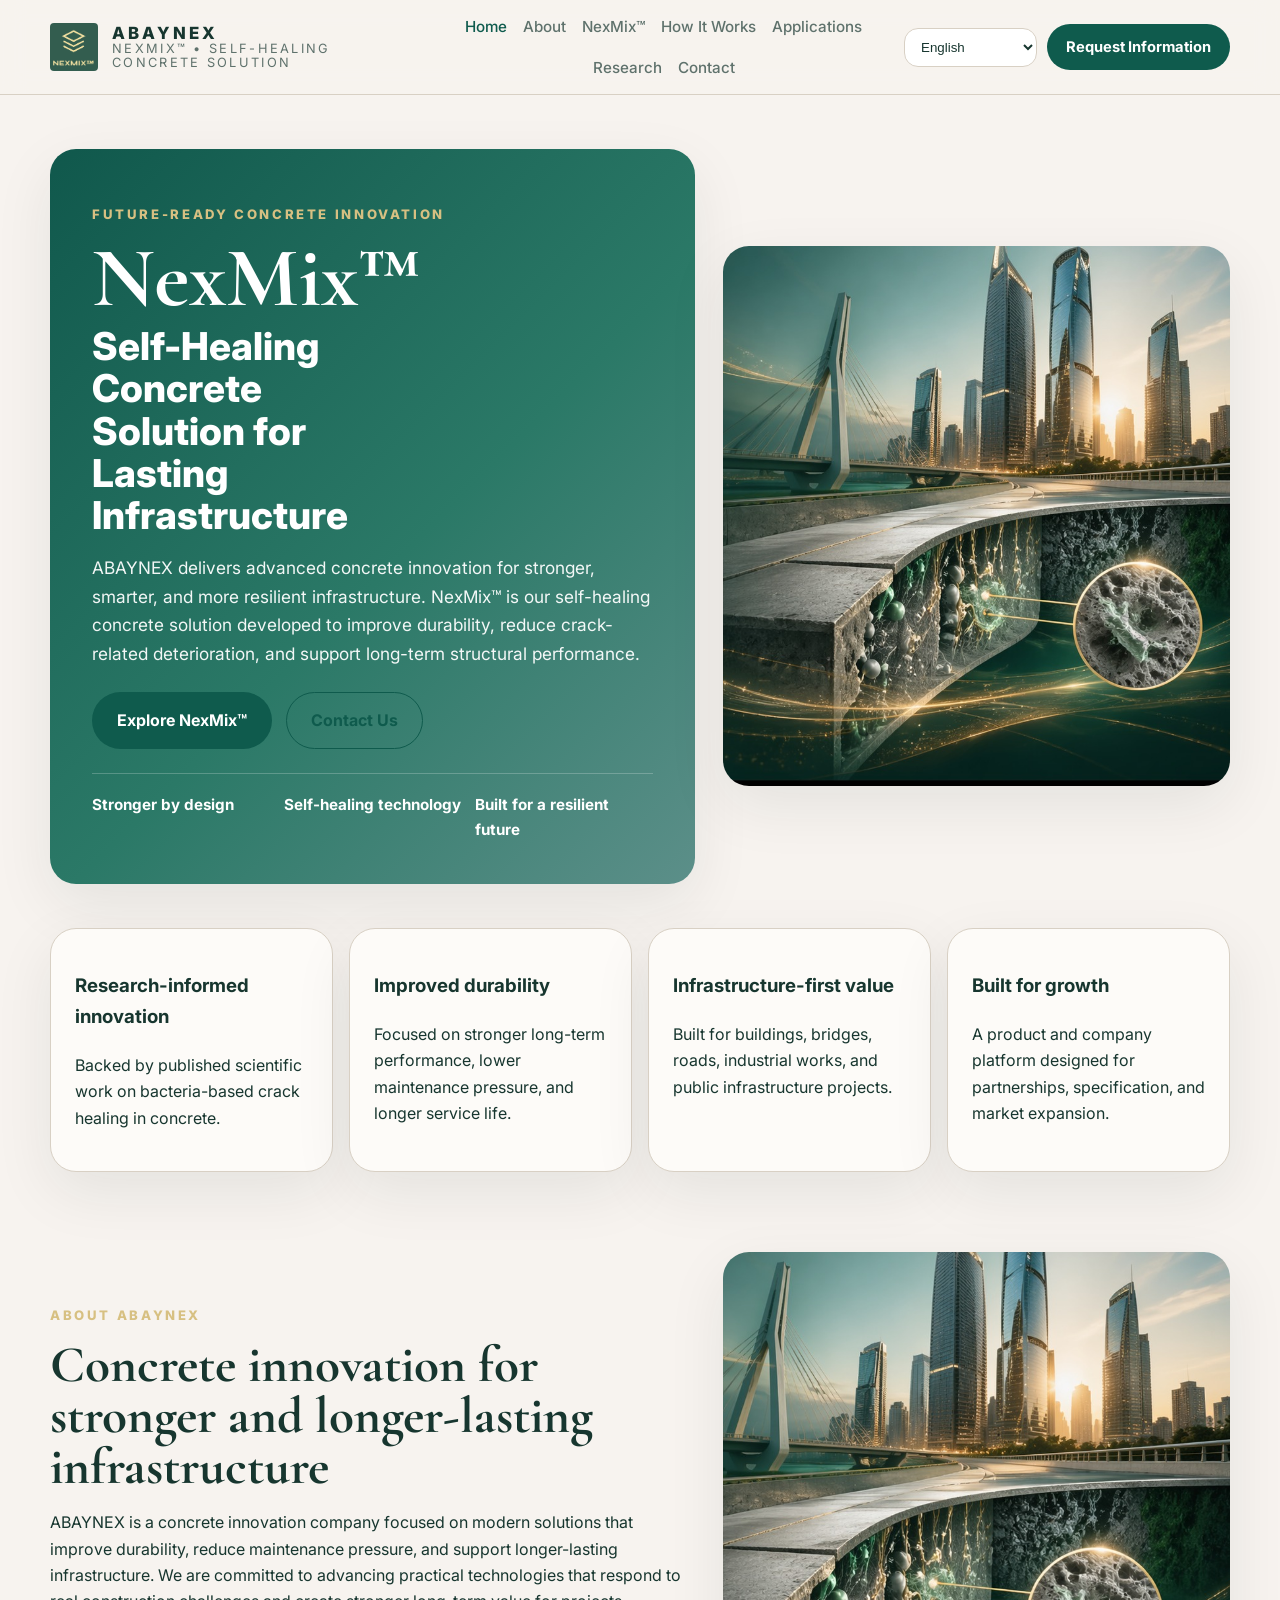
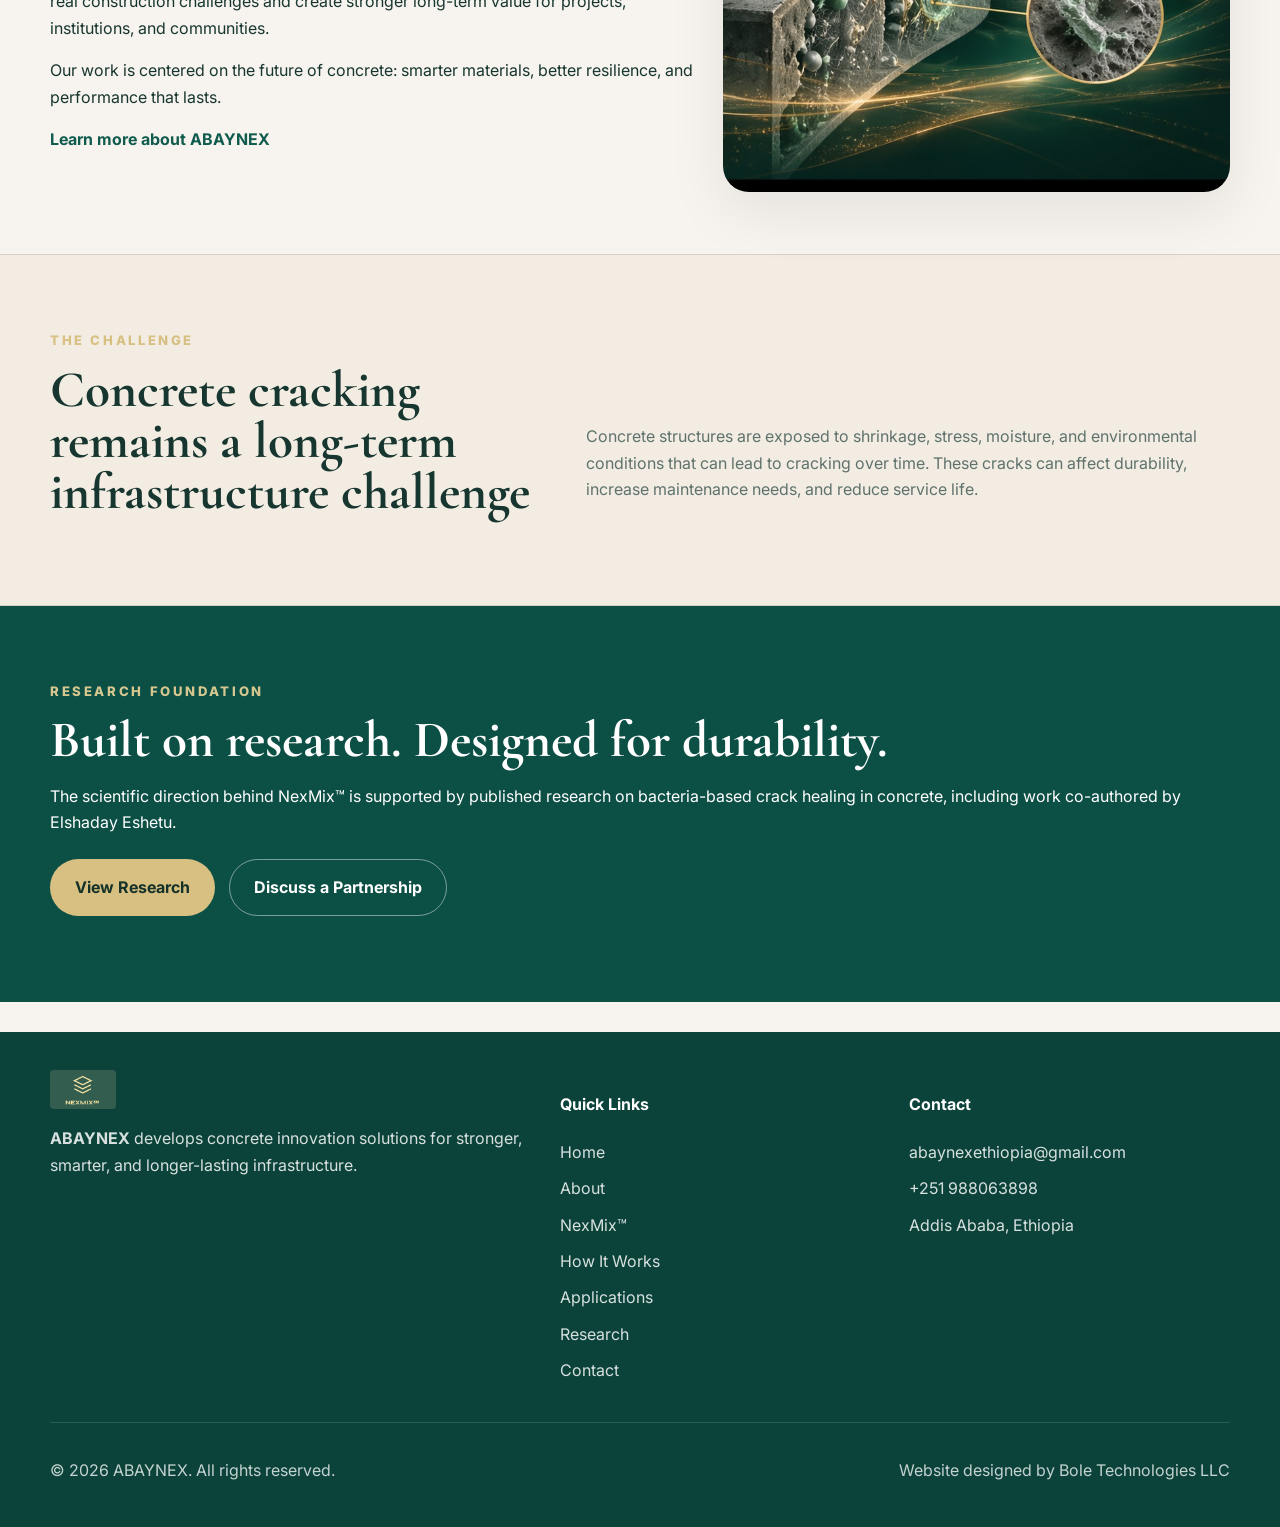
<file: index.html>
<!DOCTYPE html>
<html lang="en" dir="ltr">
<head>
  <meta charset="UTF-8" />
  <meta name="viewport" content="width=device-width, initial-scale=1.0" />
  <title>ABAYNEX | NexMix™ Self-Healing Concrete Solution</title>
  <meta name="description" content="ABAYNEX develops NexMix™, a self-healing concrete solution for lasting infrastructure." />
  <link rel="preconnect" href="https://fonts.googleapis.com">
  <link rel="preconnect" href="https://fonts.gstatic.com" crossorigin>
  <link href="https://fonts.googleapis.com/css2?family=Inter:wght@400;500;600;700;800&family=Cormorant+Garamond:wght@500;600;700&family=Noto+Sans+Arabic:wght@400;500;700&display=swap" rel="stylesheet">
  <link rel="stylesheet" href="style.css" />
</head>
<body data-page="home">
<header class="site-header">
  <div class="container nav-wrap">
    <a class="brand" href="index.html" aria-label="ABAYNEX home">
      <img src="assets/logo.png" alt="ABAYNEX NexMix logo" />
      <span class="brand-copy">
        <span class="brand-name">ABAYNEX</span>
        <span class="brand-tag" data-i18n="brand_tag">NexMix™ • Self-Healing Concrete Solution</span>
      </span>
    </a>
    <nav class="site-nav" id="site-nav">
      <a href="index.html" data-nav="home" data-i18n="nav_home">Home</a>
      <a href="about.html" data-nav="about" data-i18n="nav_about">About</a>
      <a href="product.html" data-nav="product" data-i18n="nav_product">NexMix™</a>
      <a href="how-it-works.html" data-nav="how" data-i18n="nav_how">How It Works</a>
      <a href="applications.html" data-nav="applications" data-i18n="nav_applications">Applications</a>
      <a href="research.html" data-nav="research" data-i18n="nav_research">Research</a>
      <a href="contact.html" data-nav="contact" data-i18n="nav_contact">Contact</a>
    </nav>
    <div class="header-actions">
      <select id="lang-switcher" aria-label="Language">
        <option value="en">English</option>
        <option value="am">አማርኛ</option>
        <option value="om">Afaan Oromoo</option>
        <option value="aa">Afar</option>
        <option value="ar">العربية</option>
        <option value="ti">ትግርኛ</option>
        <option value="so">Soomaali</option>
        <option value="nus">Nuer</option>
      </select>
      <a class="btn btn-primary btn-small" href="contact.html" data-i18n="cta_request">Request Information</a>
      <button class="menu-toggle" aria-label="Open navigation" aria-expanded="false" aria-controls="site-nav">☰</button>
    </div>
  </div>
</header>

<main>
<section class="hero hero-home">
  <div class="container hero-grid">
    <div class="hero-copy reveal">
      <p class="eyebrow" data-i18n="home_eyebrow">Future-ready concrete innovation</p>
      <h1 data-i18n="home_title">NexMix™</h1>
      <p class="hero-subtitle" data-i18n="home_subtitle">Self-Healing Concrete Solution for Lasting Infrastructure</p>
      <p class="lead" data-i18n="home_lead">ABAYNEX delivers advanced concrete innovation for stronger, smarter, and more resilient infrastructure. NexMix™ is our self-healing concrete solution developed to improve durability, reduce crack-related deterioration, and support long-term structural performance.</p>
      <div class="hero-actions">
        <a class="btn btn-primary" href="product.html" data-i18n="cta_explore">Explore NexMix™</a>
        <a class="btn btn-secondary" href="contact.html" data-i18n="cta_contact">Contact Us</a>
      </div>
      <div class="feature-row">
        <div class="feature-tag" data-i18n="feature_design">Stronger by design</div>
        <div class="feature-tag" data-i18n="feature_heal">Self-healing technology</div>
        <div class="feature-tag" data-i18n="feature_future">Built for a resilient future</div>
      </div>
    </div>
    <div class="hero-media reveal">
      <img src="assets/hero-visual.jpg" alt="Modern bridge and skyline representing lasting infrastructure" />
    </div>
  </div>
</section>
<section class="trust-strip">
  <div class="container trust-grid reveal">
    <div class="trust-card"><h3 data-i18n="trust1_h">Research-informed innovation</h3><p data-i18n="trust1_p">Backed by published scientific work on bacteria-based crack healing in concrete.</p></div>
    <div class="trust-card"><h3 data-i18n="trust2_h">Improved durability</h3><p data-i18n="trust2_p">Focused on stronger long-term performance, lower maintenance pressure, and longer service life.</p></div>
    <div class="trust-card"><h3 data-i18n="trust3_h">Infrastructure-first value</h3><p data-i18n="trust3_p">Built for buildings, bridges, roads, industrial works, and public infrastructure projects.</p></div>
    <div class="trust-card"><h3 data-i18n="trust4_h">Built for growth</h3><p data-i18n="trust4_p">A product and company platform designed for partnerships, specification, and market expansion.</p></div>
  </div>
</section>
<section class="section">
  <div class="container section-grid split reveal">
    <div>
      <p class="eyebrow" data-i18n="about_eyebrow">About ABAYNEX</p>
      <h2 data-i18n="home_about_h">Concrete innovation for stronger and longer-lasting infrastructure</h2>
      <p data-i18n="home_about_p1">ABAYNEX is a concrete innovation company focused on modern solutions that improve durability, reduce maintenance pressure, and support longer-lasting infrastructure. We are committed to advancing practical technologies that respond to real construction challenges and create stronger long-term value for projects, institutions, and communities.</p>
      <p data-i18n="home_about_p2">Our work is centered on the future of concrete: smarter materials, better resilience, and performance that lasts.</p>
      <a class="text-link" href="about.html" data-i18n="learn_about">Learn more about ABAYNEX</a>
    </div>
    <div class="image-card"><img src="assets/bridge-visual.jpg" alt="Bridge detail representing engineered concrete infrastructure" /></div>
  </div>
</section>
<section class="section section-soft">
  <div class="container section-head reveal">
    <div><p class="eyebrow" data-i18n="challenge_eyebrow">The challenge</p><h2 data-i18n="challenge_h">Concrete cracking remains a long-term infrastructure challenge</h2></div>
    <p class="page-intro" data-i18n="challenge_intro">Concrete structures are exposed to shrinkage, stress, moisture, and environmental conditions that can lead to cracking over time. These cracks can affect durability, increase maintenance needs, and reduce service life.</p>
  </div>
</section>
<section class="section section-dark"><div class="container cta-grid reveal"><div><p class="eyebrow light" data-i18n="research_eyebrow">Research foundation</p><h2 data-i18n="research_h">Built on research. Designed for durability.</h2><p data-i18n="research_p">The scientific direction behind NexMix™ is supported by published research on bacteria-based crack healing in concrete, including work co-authored by Elshaday Eshetu.</p></div><div class="cta-actions"><a class="btn btn-gold" href="research.html" data-i18n="cta_view_research">View Research</a><a class="btn btn-outline-light" href="contact.html" data-i18n="cta_partner">Discuss a Partnership</a></div></div></section>
</main>
<footer class="footer">
  <div class="container footer-top">
    <div>
      <img class="footer-logo" src="assets/logo.png" alt="ABAYNEX NexMix logo" />
      <p class="footer-copy" data-i18n="footer_copy"><strong>ABAYNEX</strong> develops concrete innovation solutions for stronger, smarter, and longer-lasting infrastructure.</p>
    </div>
    <div>
      <h4 data-i18n="footer_quick">Quick Links</h4>
      <ul class="footer-links">
        <li><a href="index.html" data-i18n="nav_home">Home</a></li>
        <li><a href="about.html" data-i18n="nav_about">About</a></li>
        <li><a href="product.html" data-i18n="nav_product">NexMix™</a></li>
        <li><a href="how-it-works.html" data-i18n="nav_how">How It Works</a></li>
        <li><a href="applications.html" data-i18n="nav_applications">Applications</a></li>
        <li><a href="research.html" data-i18n="nav_research">Research</a></li>
        <li><a href="contact.html" data-i18n="nav_contact">Contact</a></li>
      </ul>
    </div>
    <div>
      <h4 data-i18n="footer_contact">Contact</h4>
      <ul class="footer-links">
        <li><a href="mailto:abaynexethiopia@gmail.com">abaynexethiopia@gmail.com</a></li>
        <li><a href="tel:+251988063898">+251 988063898</a></li>
        <li data-i18n="contact_location">Addis Ababa, Ethiopia</li>
      </ul>
    </div>
  </div>
  <div class="container footer-bottom">
    <p data-i18n="footer_rights">© 2026 ABAYNEX. All rights reserved.</p>
    <p><a href="https://abelmengstu.com/" target="_blank" rel="noreferrer" data-i18n="footer_designed">Website designed by Bole Technologies LLC</a></p>
  </div>
</footer>
<script src="script.js"></script>
</body></html>
</file>
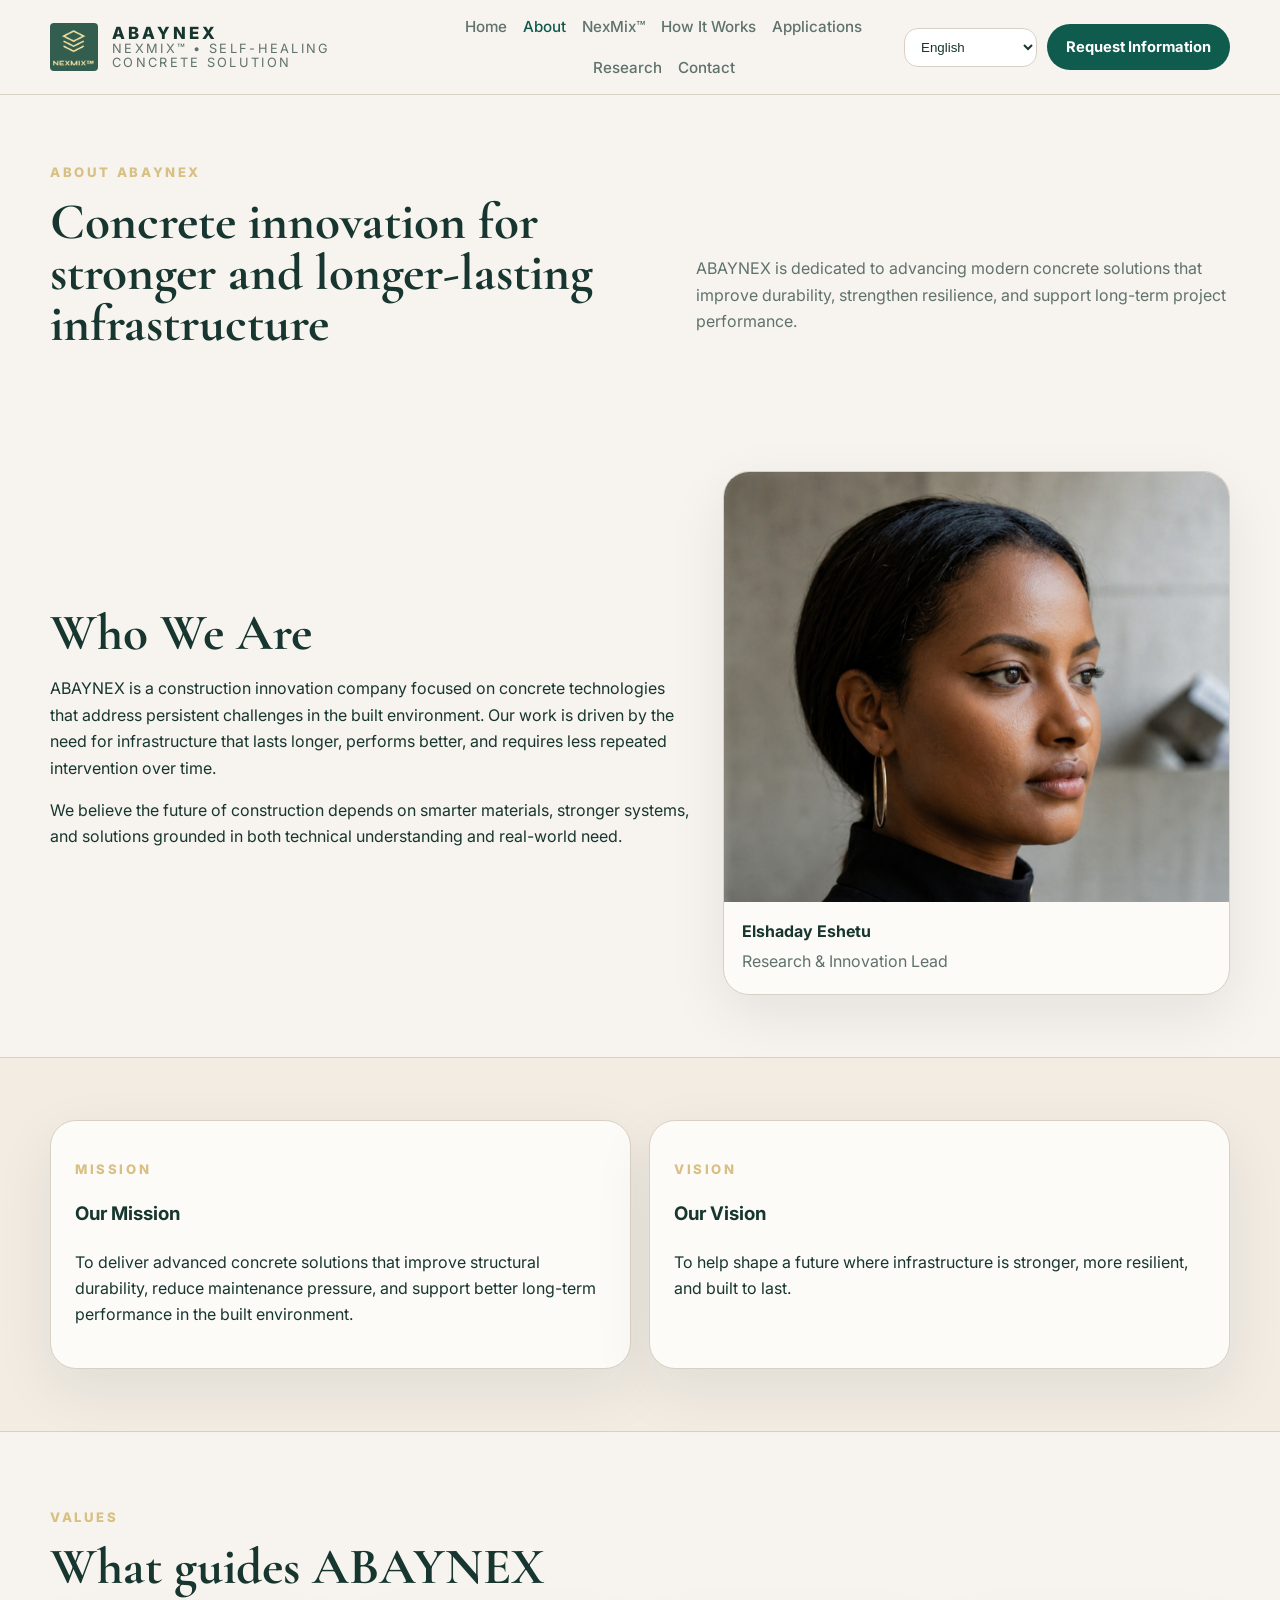
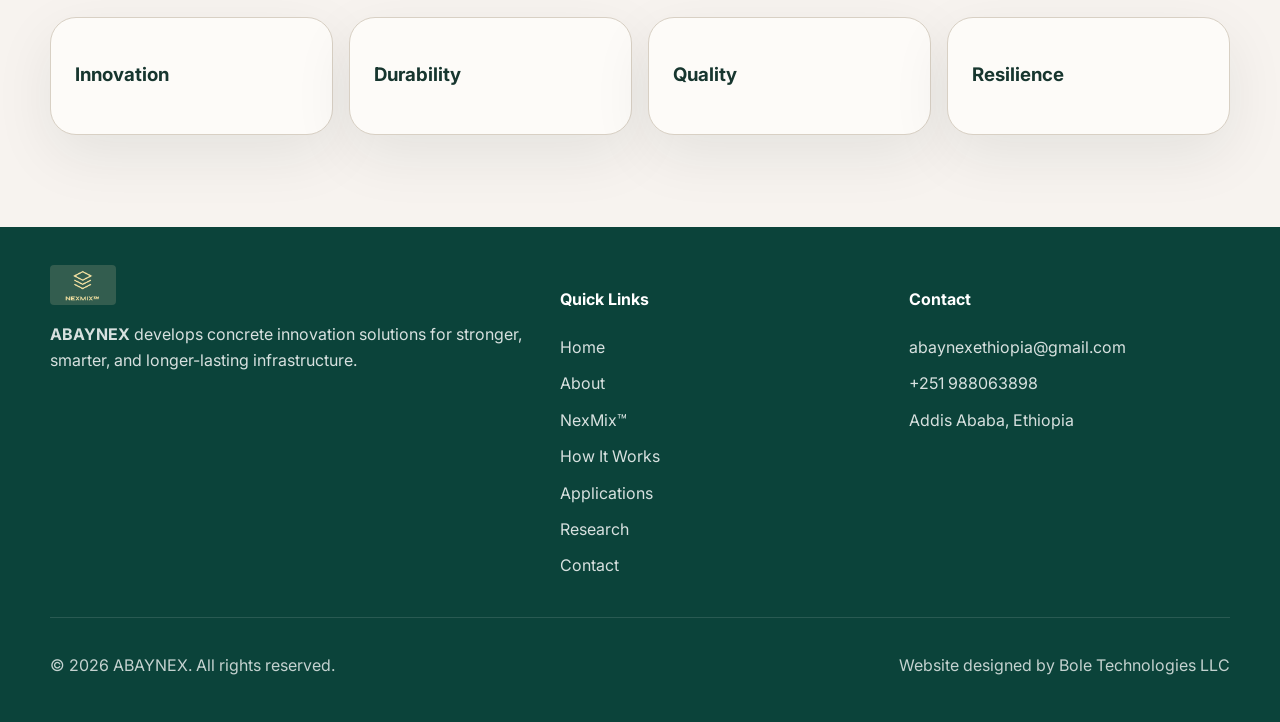
<file: about.html>
<!DOCTYPE html>
<html lang="en" dir="ltr">
<head>
  <meta charset="UTF-8" />
  <meta name="viewport" content="width=device-width, initial-scale=1.0" />
  <title>About ABAYNEX</title>
  <meta name="description" content="ABAYNEX develops NexMix™, a self-healing concrete solution for lasting infrastructure." />
  <link rel="preconnect" href="https://fonts.googleapis.com">
  <link rel="preconnect" href="https://fonts.gstatic.com" crossorigin>
  <link href="https://fonts.googleapis.com/css2?family=Inter:wght@400;500;600;700;800&family=Cormorant+Garamond:wght@500;600;700&family=Noto+Sans+Arabic:wght@400;500;700&display=swap" rel="stylesheet">
  <link rel="stylesheet" href="style.css" />
</head>
<body data-page="about">
<header class="site-header">
  <div class="container nav-wrap">
    <a class="brand" href="index.html" aria-label="ABAYNEX home">
      <img src="assets/logo.png" alt="ABAYNEX NexMix logo" />
      <span class="brand-copy">
        <span class="brand-name">ABAYNEX</span>
        <span class="brand-tag" data-i18n="brand_tag">NexMix™ • Self-Healing Concrete Solution</span>
      </span>
    </a>
    <nav class="site-nav" id="site-nav">
      <a href="index.html" data-nav="home" data-i18n="nav_home">Home</a>
      <a href="about.html" data-nav="about" data-i18n="nav_about">About</a>
      <a href="product.html" data-nav="product" data-i18n="nav_product">NexMix™</a>
      <a href="how-it-works.html" data-nav="how" data-i18n="nav_how">How It Works</a>
      <a href="applications.html" data-nav="applications" data-i18n="nav_applications">Applications</a>
      <a href="research.html" data-nav="research" data-i18n="nav_research">Research</a>
      <a href="contact.html" data-nav="contact" data-i18n="nav_contact">Contact</a>
    </nav>
    <div class="header-actions">
      <select id="lang-switcher" aria-label="Language">
        <option value="en">English</option>
        <option value="am">አማርኛ</option>
        <option value="om">Afaan Oromoo</option>
        <option value="aa">Afar</option>
        <option value="ar">العربية</option>
        <option value="ti">ትግርኛ</option>
        <option value="so">Soomaali</option>
        <option value="nus">Nuer</option>
      </select>
      <a class="btn btn-primary btn-small" href="contact.html" data-i18n="cta_request">Request Information</a>
      <button class="menu-toggle" aria-label="Open navigation" aria-expanded="false" aria-controls="site-nav">☰</button>
    </div>
  </div>
</header>

<main>
<section class="page-hero"><div class="container section-head reveal"><div><p class="eyebrow" data-i18n="about_eyebrow">About ABAYNEX</p><h1 data-i18n="about_title">Concrete innovation for stronger and longer-lasting infrastructure</h1></div><p class="page-intro" data-i18n="about_intro">ABAYNEX is dedicated to advancing modern concrete solutions that improve durability, strengthen resilience, and support long-term project performance.</p></div></section>
<section class="section"><div class="container leadership-grid reveal"><div><h2 data-i18n="about_who_h">Who We Are</h2><p data-i18n="about_who_p1">ABAYNEX is a construction innovation company focused on concrete technologies that address some of the most persistent challenges in the built environment. Our work is driven by the need for infrastructure that lasts longer, performs better, and requires less repeated intervention over time.</p><p data-i18n="about_who_p2">We believe the future of construction depends on smarter materials, stronger systems, and solutions grounded in both technical understanding and real-world need.</p></div><div class="portrait-card"><img src="assets/elshaday-portrait.png" alt="Elshaday Eshetu" /><div class="portrait-meta"><strong data-i18n="about_leader_name">Elshaday Eshetu</strong><span data-i18n="about_leader_role">Research & Innovation Lead</span></div></div></div></section>
<section class="section section-soft"><div class="container card-grid two-up"><article class="info-card reveal"><p class="mini-label" data-i18n="about_mission_label">Mission</p><h3 data-i18n="about_mission_h">Our Mission</h3><p data-i18n="about_mission_p">To deliver advanced concrete solutions that improve structural durability, reduce maintenance pressure, and support better long-term performance in the built environment.</p></article><article class="info-card reveal"><p class="mini-label" data-i18n="about_vision_label">Vision</p><h3 data-i18n="about_vision_h">Our Vision</h3><p data-i18n="about_vision_p">To help shape a future where infrastructure is stronger, more resilient, and built to last.</p></article></div></section>
<section class="section"><div class="container"><div class="section-head reveal"><div><p class="eyebrow" data-i18n="about_values_label">Values</p><h2 data-i18n="about_values_h">What guides ABAYNEX</h2></div></div><div class="icon-grid four-up"><div class="icon-card reveal"><h3 data-i18n="val_innovation">Innovation</h3></div><div class="icon-card reveal"><h3 data-i18n="val_durability">Durability</h3></div><div class="icon-card reveal"><h3 data-i18n="val_quality">Quality</h3></div><div class="icon-card reveal"><h3 data-i18n="val_resilience">Resilience</h3></div></div></div></section>
</main>
<footer class="footer">
  <div class="container footer-top">
    <div>
      <img class="footer-logo" src="assets/logo.png" alt="ABAYNEX NexMix logo" />
      <p class="footer-copy" data-i18n="footer_copy"><strong>ABAYNEX</strong> develops concrete innovation solutions for stronger, smarter, and longer-lasting infrastructure.</p>
    </div>
    <div>
      <h4 data-i18n="footer_quick">Quick Links</h4>
      <ul class="footer-links">
        <li><a href="index.html" data-i18n="nav_home">Home</a></li>
        <li><a href="about.html" data-i18n="nav_about">About</a></li>
        <li><a href="product.html" data-i18n="nav_product">NexMix™</a></li>
        <li><a href="how-it-works.html" data-i18n="nav_how">How It Works</a></li>
        <li><a href="applications.html" data-i18n="nav_applications">Applications</a></li>
        <li><a href="research.html" data-i18n="nav_research">Research</a></li>
        <li><a href="contact.html" data-i18n="nav_contact">Contact</a></li>
      </ul>
    </div>
    <div>
      <h4 data-i18n="footer_contact">Contact</h4>
      <ul class="footer-links">
        <li><a href="mailto:abaynexethiopia@gmail.com">abaynexethiopia@gmail.com</a></li>
        <li><a href="tel:+251988063898">+251 988063898</a></li>
        <li data-i18n="contact_location">Addis Ababa, Ethiopia</li>
      </ul>
    </div>
  </div>
  <div class="container footer-bottom">
    <p data-i18n="footer_rights">© 2026 ABAYNEX. All rights reserved.</p>
    <p><a href="https://abelmengstu.com/" target="_blank" rel="noreferrer" data-i18n="footer_designed">Website designed by Bole Technologies LLC</a></p>
  </div>
</footer>
<script src="script.js"></script>
</body></html>
</file>
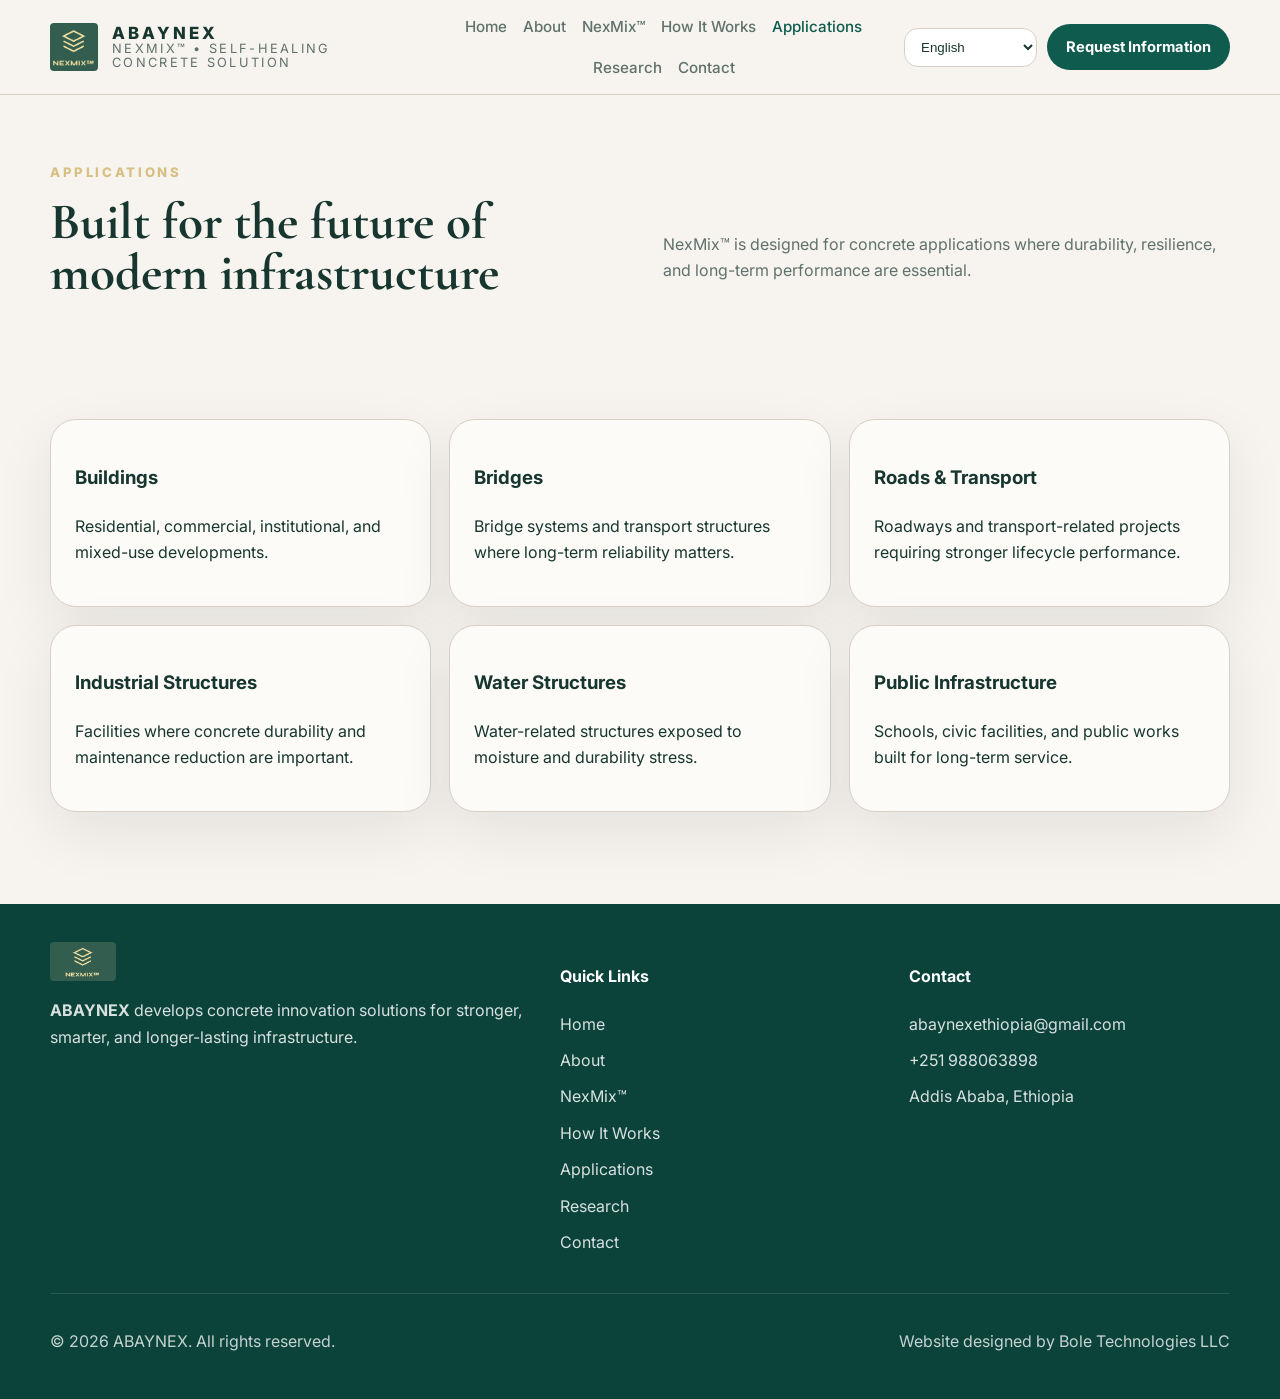
<file: applications.html>
<!DOCTYPE html>
<html lang="en" dir="ltr">
<head>
  <meta charset="UTF-8" />
  <meta name="viewport" content="width=device-width, initial-scale=1.0" />
  <title>Applications | ABAYNEX</title>
  <meta name="description" content="ABAYNEX develops NexMix™, a self-healing concrete solution for lasting infrastructure." />
  <link rel="preconnect" href="https://fonts.googleapis.com">
  <link rel="preconnect" href="https://fonts.gstatic.com" crossorigin>
  <link href="https://fonts.googleapis.com/css2?family=Inter:wght@400;500;600;700;800&family=Cormorant+Garamond:wght@500;600;700&family=Noto+Sans+Arabic:wght@400;500;700&display=swap" rel="stylesheet">
  <link rel="stylesheet" href="style.css" />
</head>
<body data-page="applications">
<header class="site-header">
  <div class="container nav-wrap">
    <a class="brand" href="index.html" aria-label="ABAYNEX home">
      <img src="assets/logo.png" alt="ABAYNEX NexMix logo" />
      <span class="brand-copy">
        <span class="brand-name">ABAYNEX</span>
        <span class="brand-tag" data-i18n="brand_tag">NexMix™ • Self-Healing Concrete Solution</span>
      </span>
    </a>
    <nav class="site-nav" id="site-nav">
      <a href="index.html" data-nav="home" data-i18n="nav_home">Home</a>
      <a href="about.html" data-nav="about" data-i18n="nav_about">About</a>
      <a href="product.html" data-nav="product" data-i18n="nav_product">NexMix™</a>
      <a href="how-it-works.html" data-nav="how" data-i18n="nav_how">How It Works</a>
      <a href="applications.html" data-nav="applications" data-i18n="nav_applications">Applications</a>
      <a href="research.html" data-nav="research" data-i18n="nav_research">Research</a>
      <a href="contact.html" data-nav="contact" data-i18n="nav_contact">Contact</a>
    </nav>
    <div class="header-actions">
      <select id="lang-switcher" aria-label="Language">
        <option value="en">English</option>
        <option value="am">አማርኛ</option>
        <option value="om">Afaan Oromoo</option>
        <option value="aa">Afar</option>
        <option value="ar">العربية</option>
        <option value="ti">ትግርኛ</option>
        <option value="so">Soomaali</option>
        <option value="nus">Nuer</option>
      </select>
      <a class="btn btn-primary btn-small" href="contact.html" data-i18n="cta_request">Request Information</a>
      <button class="menu-toggle" aria-label="Open navigation" aria-expanded="false" aria-controls="site-nav">☰</button>
    </div>
  </div>
</header>

<main>
<section class="page-hero"><div class="container section-head reveal"><div><p class="eyebrow" data-i18n="app_eyebrow">Applications</p><h1 data-i18n="app_title">Built for the future of modern infrastructure</h1></div><p class="page-intro" data-i18n="app_intro">NexMix™ is designed for concrete applications where durability, resilience, and long-term performance are essential.</p></div></section>
<section class="section"><div class="container card-grid three-up"><article class="info-card reveal"><h3 data-i18n="app1_h">Buildings</h3><p data-i18n="app1_p">Residential, commercial, institutional, and mixed-use developments.</p></article><article class="info-card reveal"><h3 data-i18n="app2_h">Bridges</h3><p data-i18n="app2_p">Bridge systems and transport structures where long-term reliability matters.</p></article><article class="info-card reveal"><h3 data-i18n="app3_h">Roads & Transport</h3><p data-i18n="app3_p">Roadways and transport-related projects requiring stronger lifecycle performance.</p></article><article class="info-card reveal"><h3 data-i18n="app4_h">Industrial Structures</h3><p data-i18n="app4_p">Facilities where concrete durability and maintenance reduction are important.</p></article><article class="info-card reveal"><h3 data-i18n="app5_h">Water Structures</h3><p data-i18n="app5_p">Water-related structures exposed to moisture and durability stress.</p></article><article class="info-card reveal"><h3 data-i18n="app6_h">Public Infrastructure</h3><p data-i18n="app6_p">Schools, civic facilities, and public works built for long-term service.</p></article></div></section>
</main>
<footer class="footer">
  <div class="container footer-top">
    <div>
      <img class="footer-logo" src="assets/logo.png" alt="ABAYNEX NexMix logo" />
      <p class="footer-copy" data-i18n="footer_copy"><strong>ABAYNEX</strong> develops concrete innovation solutions for stronger, smarter, and longer-lasting infrastructure.</p>
    </div>
    <div>
      <h4 data-i18n="footer_quick">Quick Links</h4>
      <ul class="footer-links">
        <li><a href="index.html" data-i18n="nav_home">Home</a></li>
        <li><a href="about.html" data-i18n="nav_about">About</a></li>
        <li><a href="product.html" data-i18n="nav_product">NexMix™</a></li>
        <li><a href="how-it-works.html" data-i18n="nav_how">How It Works</a></li>
        <li><a href="applications.html" data-i18n="nav_applications">Applications</a></li>
        <li><a href="research.html" data-i18n="nav_research">Research</a></li>
        <li><a href="contact.html" data-i18n="nav_contact">Contact</a></li>
      </ul>
    </div>
    <div>
      <h4 data-i18n="footer_contact">Contact</h4>
      <ul class="footer-links">
        <li><a href="mailto:abaynexethiopia@gmail.com">abaynexethiopia@gmail.com</a></li>
        <li><a href="tel:+251988063898">+251 988063898</a></li>
        <li data-i18n="contact_location">Addis Ababa, Ethiopia</li>
      </ul>
    </div>
  </div>
  <div class="container footer-bottom">
    <p data-i18n="footer_rights">© 2026 ABAYNEX. All rights reserved.</p>
    <p><a href="https://abelmengstu.com/" target="_blank" rel="noreferrer" data-i18n="footer_designed">Website designed by Bole Technologies LLC</a></p>
  </div>
</footer>
<script src="script.js"></script>
</body></html>
</file>
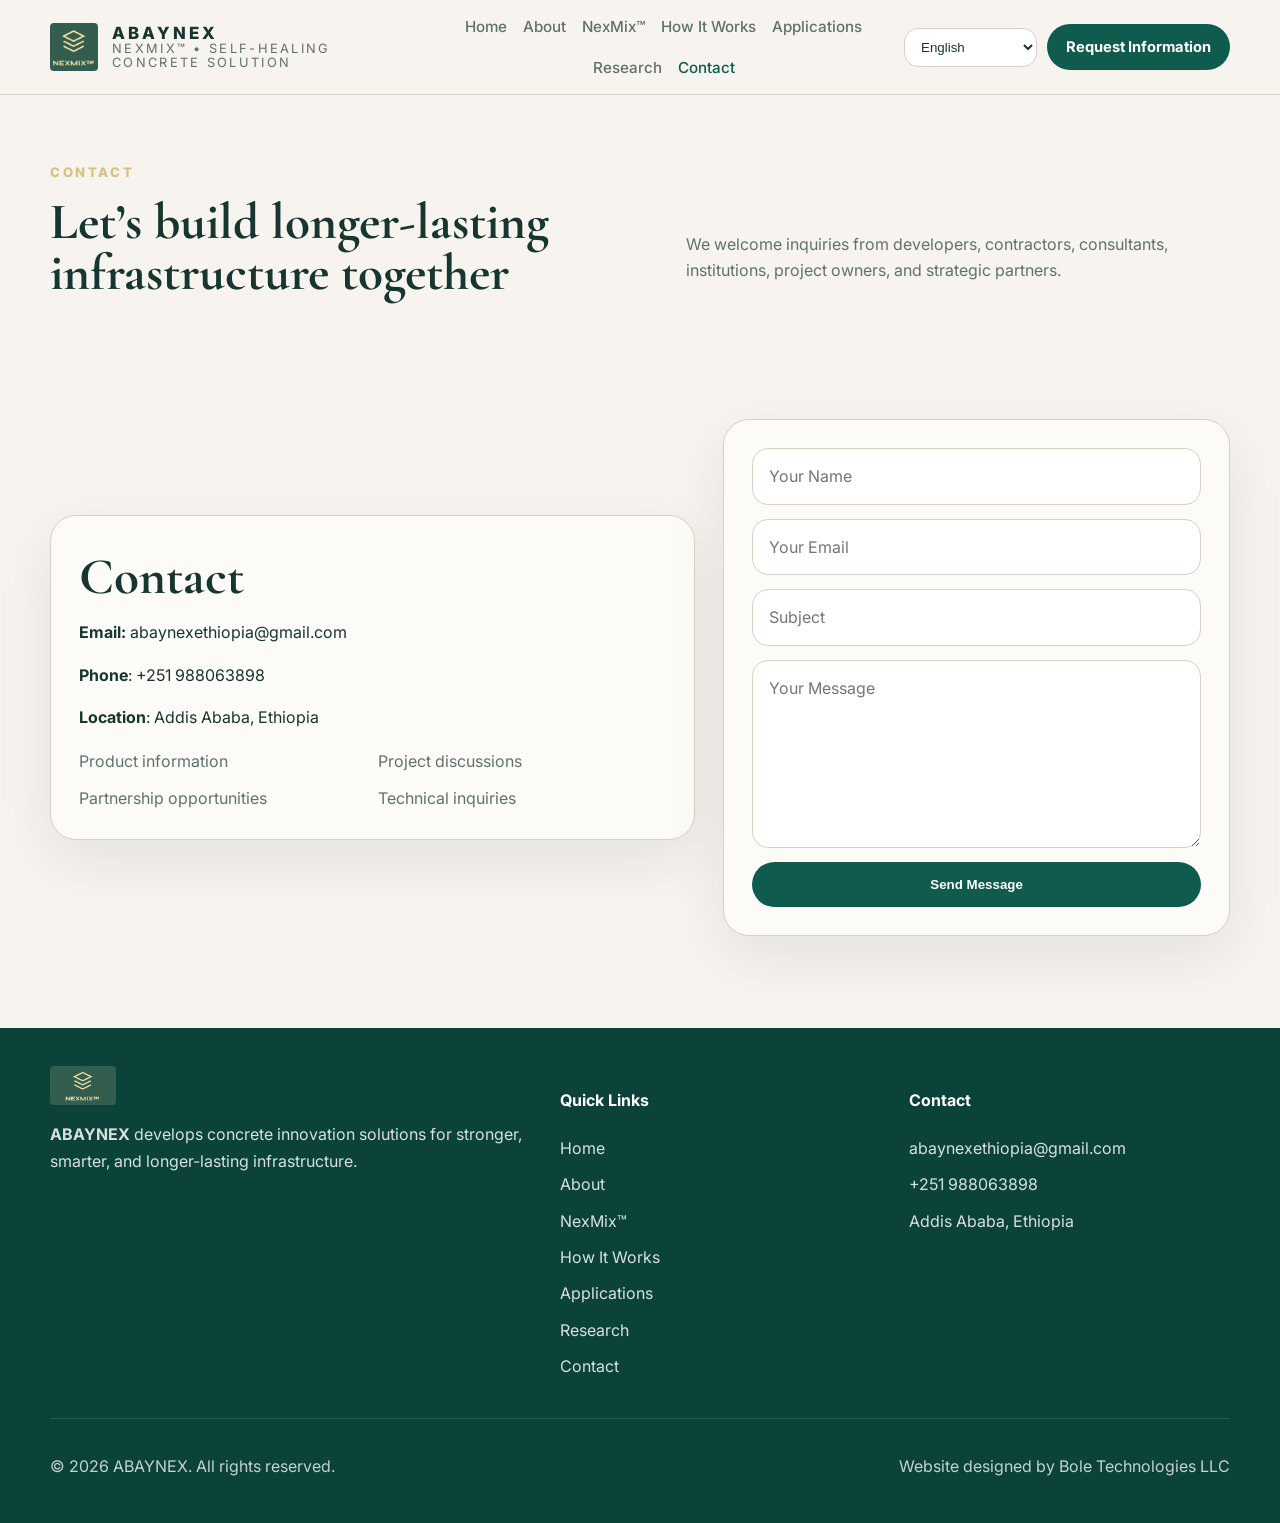
<file: contact.html>
<!DOCTYPE html>
<html lang="en" dir="ltr">
<head>
  <meta charset="UTF-8" />
  <meta name="viewport" content="width=device-width, initial-scale=1.0" />
  <title>Contact ABAYNEX</title>
  <meta name="description" content="ABAYNEX develops NexMix™, a self-healing concrete solution for lasting infrastructure." />
  <link rel="preconnect" href="https://fonts.googleapis.com">
  <link rel="preconnect" href="https://fonts.gstatic.com" crossorigin>
  <link href="https://fonts.googleapis.com/css2?family=Inter:wght@400;500;600;700;800&family=Cormorant+Garamond:wght@500;600;700&family=Noto+Sans+Arabic:wght@400;500;700&display=swap" rel="stylesheet">
  <link rel="stylesheet" href="style.css" />
</head>
<body data-page="contact">
<header class="site-header">
  <div class="container nav-wrap">
    <a class="brand" href="index.html" aria-label="ABAYNEX home">
      <img src="assets/logo.png" alt="ABAYNEX NexMix logo" />
      <span class="brand-copy">
        <span class="brand-name">ABAYNEX</span>
        <span class="brand-tag" data-i18n="brand_tag">NexMix™ • Self-Healing Concrete Solution</span>
      </span>
    </a>
    <nav class="site-nav" id="site-nav">
      <a href="index.html" data-nav="home" data-i18n="nav_home">Home</a>
      <a href="about.html" data-nav="about" data-i18n="nav_about">About</a>
      <a href="product.html" data-nav="product" data-i18n="nav_product">NexMix™</a>
      <a href="how-it-works.html" data-nav="how" data-i18n="nav_how">How It Works</a>
      <a href="applications.html" data-nav="applications" data-i18n="nav_applications">Applications</a>
      <a href="research.html" data-nav="research" data-i18n="nav_research">Research</a>
      <a href="contact.html" data-nav="contact" data-i18n="nav_contact">Contact</a>
    </nav>
    <div class="header-actions">
      <select id="lang-switcher" aria-label="Language">
        <option value="en">English</option>
        <option value="am">አማርኛ</option>
        <option value="om">Afaan Oromoo</option>
        <option value="aa">Afar</option>
        <option value="ar">العربية</option>
        <option value="ti">ትግርኛ</option>
        <option value="so">Soomaali</option>
        <option value="nus">Nuer</option>
      </select>
      <a class="btn btn-primary btn-small" href="contact.html" data-i18n="cta_request">Request Information</a>
      <button class="menu-toggle" aria-label="Open navigation" aria-expanded="false" aria-controls="site-nav">☰</button>
    </div>
  </div>
</header>

<main>
<section class="page-hero"><div class="container section-head reveal"><div><p class="eyebrow" data-i18n="contact_eyebrow">Contact</p><h1 data-i18n="contact_title">Let’s build longer-lasting infrastructure together</h1></div><p class="page-intro" data-i18n="contact_intro">We welcome inquiries from developers, contractors, consultants, institutions, project owners, and strategic partners.</p></div></section>
<section class="section"><div class="container contact-grid"><div class="contact-card reveal"><h2 data-i18n="footer_contact">Contact</h2><p><strong>Email:</strong> <a href="mailto:abaynexethiopia@gmail.com">abaynexethiopia@gmail.com</a></p><p><strong data-i18n="phone_label">Phone</strong>: <a href="tel:+251988063898">+251 988063898</a></p><p><strong data-i18n="location_label">Location</strong>: <span data-i18n="contact_location">Addis Ababa, Ethiopia</span></p><div class="contact-list"><div data-i18n="contact_type1">Product information</div><div data-i18n="contact_type2">Project discussions</div><div data-i18n="contact_type3">Partnership opportunities</div><div data-i18n="contact_type4">Technical inquiries</div></div></div><form class="contact-form reveal"><input type="text" data-i18n-placeholder="form_name" placeholder="Your Name" /><input type="email" data-i18n-placeholder="form_email" placeholder="Your Email" /><input type="text" data-i18n-placeholder="form_subject" placeholder="Subject" /><textarea rows="6" data-i18n-placeholder="form_message" placeholder="Your Message"></textarea><button class="btn btn-primary" type="button" data-i18n="form_send">Send Message</button></form></div></section>
</main>
<footer class="footer">
  <div class="container footer-top">
    <div>
      <img class="footer-logo" src="assets/logo.png" alt="ABAYNEX NexMix logo" />
      <p class="footer-copy" data-i18n="footer_copy"><strong>ABAYNEX</strong> develops concrete innovation solutions for stronger, smarter, and longer-lasting infrastructure.</p>
    </div>
    <div>
      <h4 data-i18n="footer_quick">Quick Links</h4>
      <ul class="footer-links">
        <li><a href="index.html" data-i18n="nav_home">Home</a></li>
        <li><a href="about.html" data-i18n="nav_about">About</a></li>
        <li><a href="product.html" data-i18n="nav_product">NexMix™</a></li>
        <li><a href="how-it-works.html" data-i18n="nav_how">How It Works</a></li>
        <li><a href="applications.html" data-i18n="nav_applications">Applications</a></li>
        <li><a href="research.html" data-i18n="nav_research">Research</a></li>
        <li><a href="contact.html" data-i18n="nav_contact">Contact</a></li>
      </ul>
    </div>
    <div>
      <h4 data-i18n="footer_contact">Contact</h4>
      <ul class="footer-links">
        <li><a href="mailto:abaynexethiopia@gmail.com">abaynexethiopia@gmail.com</a></li>
        <li><a href="tel:+251988063898">+251 988063898</a></li>
        <li data-i18n="contact_location">Addis Ababa, Ethiopia</li>
      </ul>
    </div>
  </div>
  <div class="container footer-bottom">
    <p data-i18n="footer_rights">© 2026 ABAYNEX. All rights reserved.</p>
    <p><a href="https://abelmengstu.com/" target="_blank" rel="noreferrer" data-i18n="footer_designed">Website designed by Bole Technologies LLC</a></p>
  </div>
</footer>
<script src="script.js"></script>
</body></html>
</file>
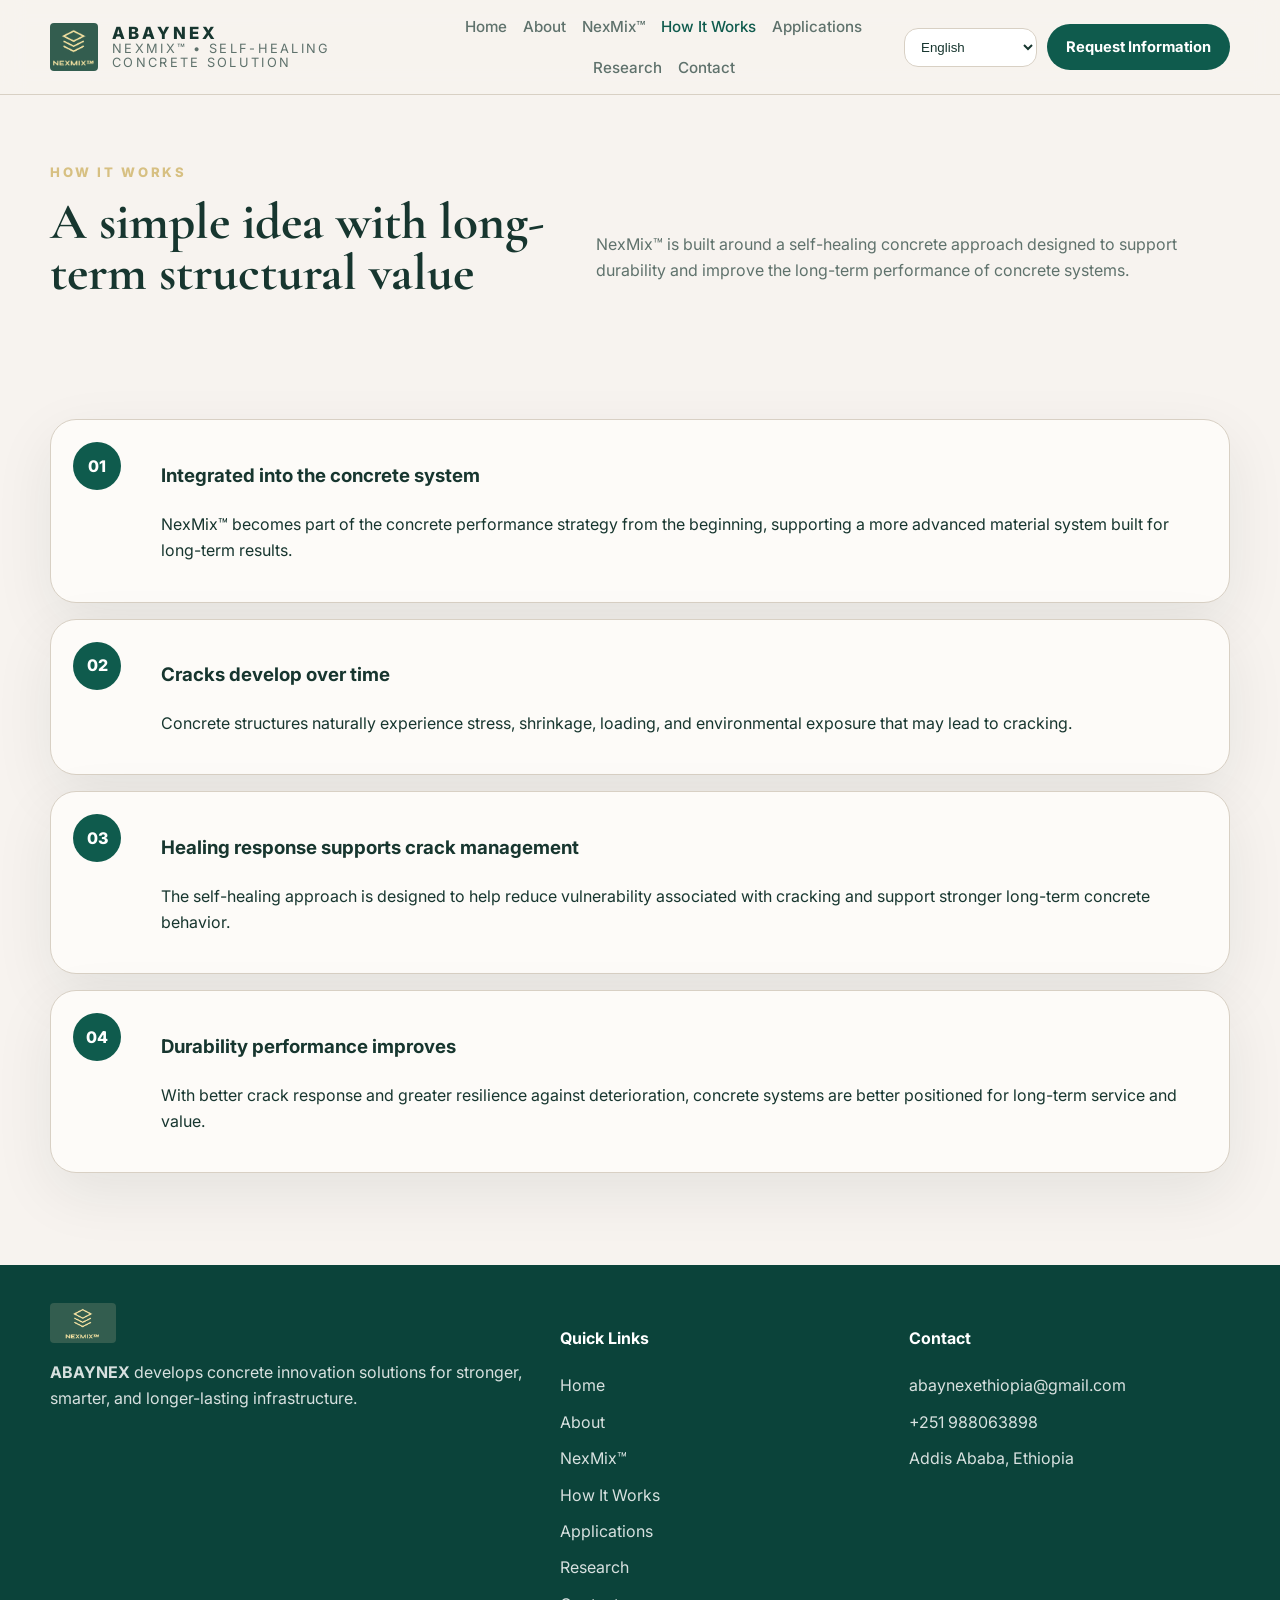
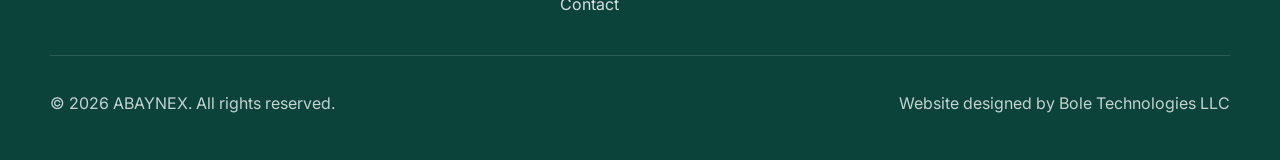
<file: how-it-works.html>
<!DOCTYPE html>
<html lang="en" dir="ltr">
<head>
  <meta charset="UTF-8" />
  <meta name="viewport" content="width=device-width, initial-scale=1.0" />
  <title>How NexMix™ Works</title>
  <meta name="description" content="ABAYNEX develops NexMix™, a self-healing concrete solution for lasting infrastructure." />
  <link rel="preconnect" href="https://fonts.googleapis.com">
  <link rel="preconnect" href="https://fonts.gstatic.com" crossorigin>
  <link href="https://fonts.googleapis.com/css2?family=Inter:wght@400;500;600;700;800&family=Cormorant+Garamond:wght@500;600;700&family=Noto+Sans+Arabic:wght@400;500;700&display=swap" rel="stylesheet">
  <link rel="stylesheet" href="style.css" />
</head>
<body data-page="how">
<header class="site-header">
  <div class="container nav-wrap">
    <a class="brand" href="index.html" aria-label="ABAYNEX home">
      <img src="assets/logo.png" alt="ABAYNEX NexMix logo" />
      <span class="brand-copy">
        <span class="brand-name">ABAYNEX</span>
        <span class="brand-tag" data-i18n="brand_tag">NexMix™ • Self-Healing Concrete Solution</span>
      </span>
    </a>
    <nav class="site-nav" id="site-nav">
      <a href="index.html" data-nav="home" data-i18n="nav_home">Home</a>
      <a href="about.html" data-nav="about" data-i18n="nav_about">About</a>
      <a href="product.html" data-nav="product" data-i18n="nav_product">NexMix™</a>
      <a href="how-it-works.html" data-nav="how" data-i18n="nav_how">How It Works</a>
      <a href="applications.html" data-nav="applications" data-i18n="nav_applications">Applications</a>
      <a href="research.html" data-nav="research" data-i18n="nav_research">Research</a>
      <a href="contact.html" data-nav="contact" data-i18n="nav_contact">Contact</a>
    </nav>
    <div class="header-actions">
      <select id="lang-switcher" aria-label="Language">
        <option value="en">English</option>
        <option value="am">አማርኛ</option>
        <option value="om">Afaan Oromoo</option>
        <option value="aa">Afar</option>
        <option value="ar">العربية</option>
        <option value="ti">ትግርኛ</option>
        <option value="so">Soomaali</option>
        <option value="nus">Nuer</option>
      </select>
      <a class="btn btn-primary btn-small" href="contact.html" data-i18n="cta_request">Request Information</a>
      <button class="menu-toggle" aria-label="Open navigation" aria-expanded="false" aria-controls="site-nav">☰</button>
    </div>
  </div>
</header>

<main>
<section class="page-hero"><div class="container section-head reveal"><div><p class="eyebrow" data-i18n="how_eyebrow">How It Works</p><h1 data-i18n="how_title">A simple idea with long-term structural value</h1></div><p class="page-intro" data-i18n="how_intro">NexMix™ is built around a self-healing concrete approach designed to support durability and improve the long-term performance of concrete systems.</p></div></section>
<section class="section"><div class="container timeline"><div class="timeline-step reveal"><span>01</span><div><h3 data-i18n="how_s1_h">Integrated into the concrete system</h3><p data-i18n="how_s1_p">NexMix™ becomes part of the concrete performance strategy from the beginning, supporting a more advanced material system built for long-term results.</p></div></div><div class="timeline-step reveal"><span>02</span><div><h3 data-i18n="how_s2_h">Cracks develop over time</h3><p data-i18n="how_s2_p">Concrete structures naturally experience stress, shrinkage, loading, and environmental exposure that may lead to cracking.</p></div></div><div class="timeline-step reveal"><span>03</span><div><h3 data-i18n="how_s3_h">Healing response supports crack management</h3><p data-i18n="how_s3_p">The self-healing approach is designed to help reduce vulnerability associated with cracking and support stronger long-term concrete behavior.</p></div></div><div class="timeline-step reveal"><span>04</span><div><h3 data-i18n="how_s4_h">Durability performance improves</h3><p data-i18n="how_s4_p">With better crack response and greater resilience against deterioration, concrete systems are better positioned for long-term service and value.</p></div></div></div></section>
</main>
<footer class="footer">
  <div class="container footer-top">
    <div>
      <img class="footer-logo" src="assets/logo.png" alt="ABAYNEX NexMix logo" />
      <p class="footer-copy" data-i18n="footer_copy"><strong>ABAYNEX</strong> develops concrete innovation solutions for stronger, smarter, and longer-lasting infrastructure.</p>
    </div>
    <div>
      <h4 data-i18n="footer_quick">Quick Links</h4>
      <ul class="footer-links">
        <li><a href="index.html" data-i18n="nav_home">Home</a></li>
        <li><a href="about.html" data-i18n="nav_about">About</a></li>
        <li><a href="product.html" data-i18n="nav_product">NexMix™</a></li>
        <li><a href="how-it-works.html" data-i18n="nav_how">How It Works</a></li>
        <li><a href="applications.html" data-i18n="nav_applications">Applications</a></li>
        <li><a href="research.html" data-i18n="nav_research">Research</a></li>
        <li><a href="contact.html" data-i18n="nav_contact">Contact</a></li>
      </ul>
    </div>
    <div>
      <h4 data-i18n="footer_contact">Contact</h4>
      <ul class="footer-links">
        <li><a href="mailto:abaynexethiopia@gmail.com">abaynexethiopia@gmail.com</a></li>
        <li><a href="tel:+251988063898">+251 988063898</a></li>
        <li data-i18n="contact_location">Addis Ababa, Ethiopia</li>
      </ul>
    </div>
  </div>
  <div class="container footer-bottom">
    <p data-i18n="footer_rights">© 2026 ABAYNEX. All rights reserved.</p>
    <p><a href="https://abelmengstu.com/" target="_blank" rel="noreferrer" data-i18n="footer_designed">Website designed by Bole Technologies LLC</a></p>
  </div>
</footer>
<script src="script.js"></script>
</body></html>
</file>
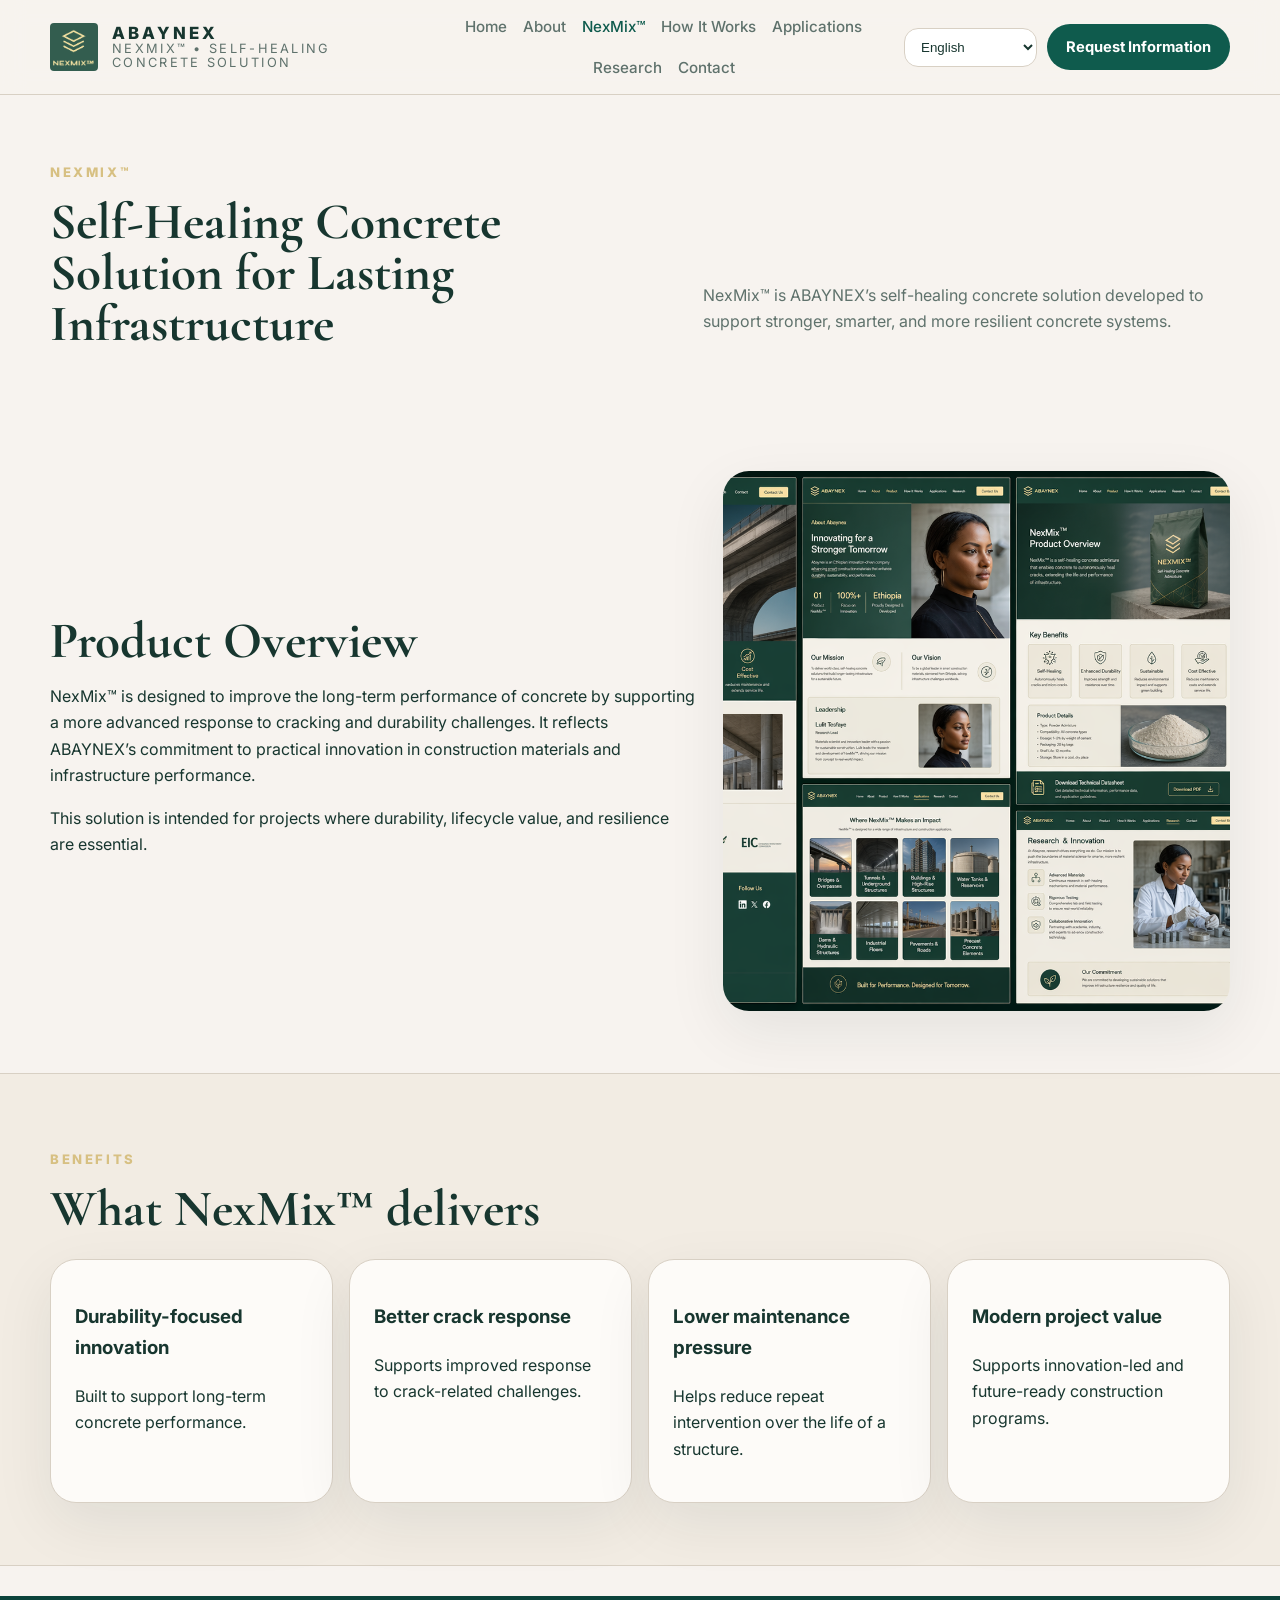
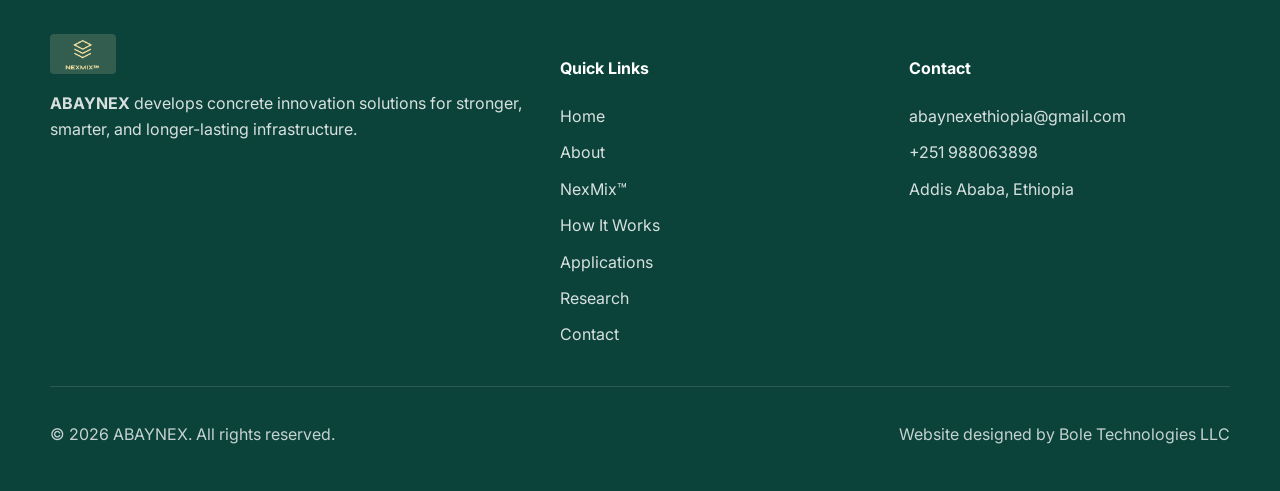
<file: product.html>
<!DOCTYPE html>
<html lang="en" dir="ltr">
<head>
  <meta charset="UTF-8" />
  <meta name="viewport" content="width=device-width, initial-scale=1.0" />
  <title>NexMix™ Product</title>
  <meta name="description" content="ABAYNEX develops NexMix™, a self-healing concrete solution for lasting infrastructure." />
  <link rel="preconnect" href="https://fonts.googleapis.com">
  <link rel="preconnect" href="https://fonts.gstatic.com" crossorigin>
  <link href="https://fonts.googleapis.com/css2?family=Inter:wght@400;500;600;700;800&family=Cormorant+Garamond:wght@500;600;700&family=Noto+Sans+Arabic:wght@400;500;700&display=swap" rel="stylesheet">
  <link rel="stylesheet" href="style.css" />
</head>
<body data-page="product">
<header class="site-header">
  <div class="container nav-wrap">
    <a class="brand" href="index.html" aria-label="ABAYNEX home">
      <img src="assets/logo.png" alt="ABAYNEX NexMix logo" />
      <span class="brand-copy">
        <span class="brand-name">ABAYNEX</span>
        <span class="brand-tag" data-i18n="brand_tag">NexMix™ • Self-Healing Concrete Solution</span>
      </span>
    </a>
    <nav class="site-nav" id="site-nav">
      <a href="index.html" data-nav="home" data-i18n="nav_home">Home</a>
      <a href="about.html" data-nav="about" data-i18n="nav_about">About</a>
      <a href="product.html" data-nav="product" data-i18n="nav_product">NexMix™</a>
      <a href="how-it-works.html" data-nav="how" data-i18n="nav_how">How It Works</a>
      <a href="applications.html" data-nav="applications" data-i18n="nav_applications">Applications</a>
      <a href="research.html" data-nav="research" data-i18n="nav_research">Research</a>
      <a href="contact.html" data-nav="contact" data-i18n="nav_contact">Contact</a>
    </nav>
    <div class="header-actions">
      <select id="lang-switcher" aria-label="Language">
        <option value="en">English</option>
        <option value="am">አማርኛ</option>
        <option value="om">Afaan Oromoo</option>
        <option value="aa">Afar</option>
        <option value="ar">العربية</option>
        <option value="ti">ትግርኛ</option>
        <option value="so">Soomaali</option>
        <option value="nus">Nuer</option>
      </select>
      <a class="btn btn-primary btn-small" href="contact.html" data-i18n="cta_request">Request Information</a>
      <button class="menu-toggle" aria-label="Open navigation" aria-expanded="false" aria-controls="site-nav">☰</button>
    </div>
  </div>
</header>

<main>
<section class="page-hero"><div class="container section-head reveal"><div><p class="eyebrow" data-i18n="product_eyebrow">NexMix™</p><h1 data-i18n="product_title">Self-Healing Concrete Solution for Lasting Infrastructure</h1></div><p class="page-intro" data-i18n="product_intro">NexMix™ is ABAYNEX’s self-healing concrete solution developed to support stronger, smarter, and more resilient concrete systems.</p></div></section>
<section class="section"><div class="container section-grid split reveal"><div><h2 data-i18n="product_overview_h">Product Overview</h2><p data-i18n="product_overview_p1">NexMix™ is designed to improve the long-term performance of concrete by supporting a more advanced response to cracking and durability challenges. It reflects ABAYNEX’s commitment to practical innovation in construction materials and infrastructure performance.</p><p data-i18n="product_overview_p2">This solution is intended for projects where durability, lifecycle value, and resilience are essential.</p></div><div class="image-card"><img src="assets/concrete-tech.jpg" alt="Concrete technology illustration" /></div></div></section>
<section class="section section-soft"><div class="container"><div class="section-head reveal"><div><p class="eyebrow" data-i18n="product_benefits_label">Benefits</p><h2 data-i18n="product_benefits_h">What NexMix™ delivers</h2></div></div><div class="card-grid four-up"><article class="info-card reveal"><h3 data-i18n="benefit1_h">Durability-focused innovation</h3><p data-i18n="benefit1_p">Built to support long-term concrete performance.</p></article><article class="info-card reveal"><h3 data-i18n="benefit2_h">Better crack response</h3><p data-i18n="benefit2_p">Supports improved response to crack-related challenges.</p></article><article class="info-card reveal"><h3 data-i18n="benefit3_h">Lower maintenance pressure</h3><p data-i18n="benefit3_p">Helps reduce repeat intervention over the life of a structure.</p></article><article class="info-card reveal"><h3 data-i18n="benefit4_h">Modern project value</h3><p data-i18n="benefit4_p">Supports innovation-led and future-ready construction programs.</p></article></div></div></section>
</main>
<footer class="footer">
  <div class="container footer-top">
    <div>
      <img class="footer-logo" src="assets/logo.png" alt="ABAYNEX NexMix logo" />
      <p class="footer-copy" data-i18n="footer_copy"><strong>ABAYNEX</strong> develops concrete innovation solutions for stronger, smarter, and longer-lasting infrastructure.</p>
    </div>
    <div>
      <h4 data-i18n="footer_quick">Quick Links</h4>
      <ul class="footer-links">
        <li><a href="index.html" data-i18n="nav_home">Home</a></li>
        <li><a href="about.html" data-i18n="nav_about">About</a></li>
        <li><a href="product.html" data-i18n="nav_product">NexMix™</a></li>
        <li><a href="how-it-works.html" data-i18n="nav_how">How It Works</a></li>
        <li><a href="applications.html" data-i18n="nav_applications">Applications</a></li>
        <li><a href="research.html" data-i18n="nav_research">Research</a></li>
        <li><a href="contact.html" data-i18n="nav_contact">Contact</a></li>
      </ul>
    </div>
    <div>
      <h4 data-i18n="footer_contact">Contact</h4>
      <ul class="footer-links">
        <li><a href="mailto:abaynexethiopia@gmail.com">abaynexethiopia@gmail.com</a></li>
        <li><a href="tel:+251988063898">+251 988063898</a></li>
        <li data-i18n="contact_location">Addis Ababa, Ethiopia</li>
      </ul>
    </div>
  </div>
  <div class="container footer-bottom">
    <p data-i18n="footer_rights">© 2026 ABAYNEX. All rights reserved.</p>
    <p><a href="https://abelmengstu.com/" target="_blank" rel="noreferrer" data-i18n="footer_designed">Website designed by Bole Technologies LLC</a></p>
  </div>
</footer>
<script src="script.js"></script>
</body></html>
</file>
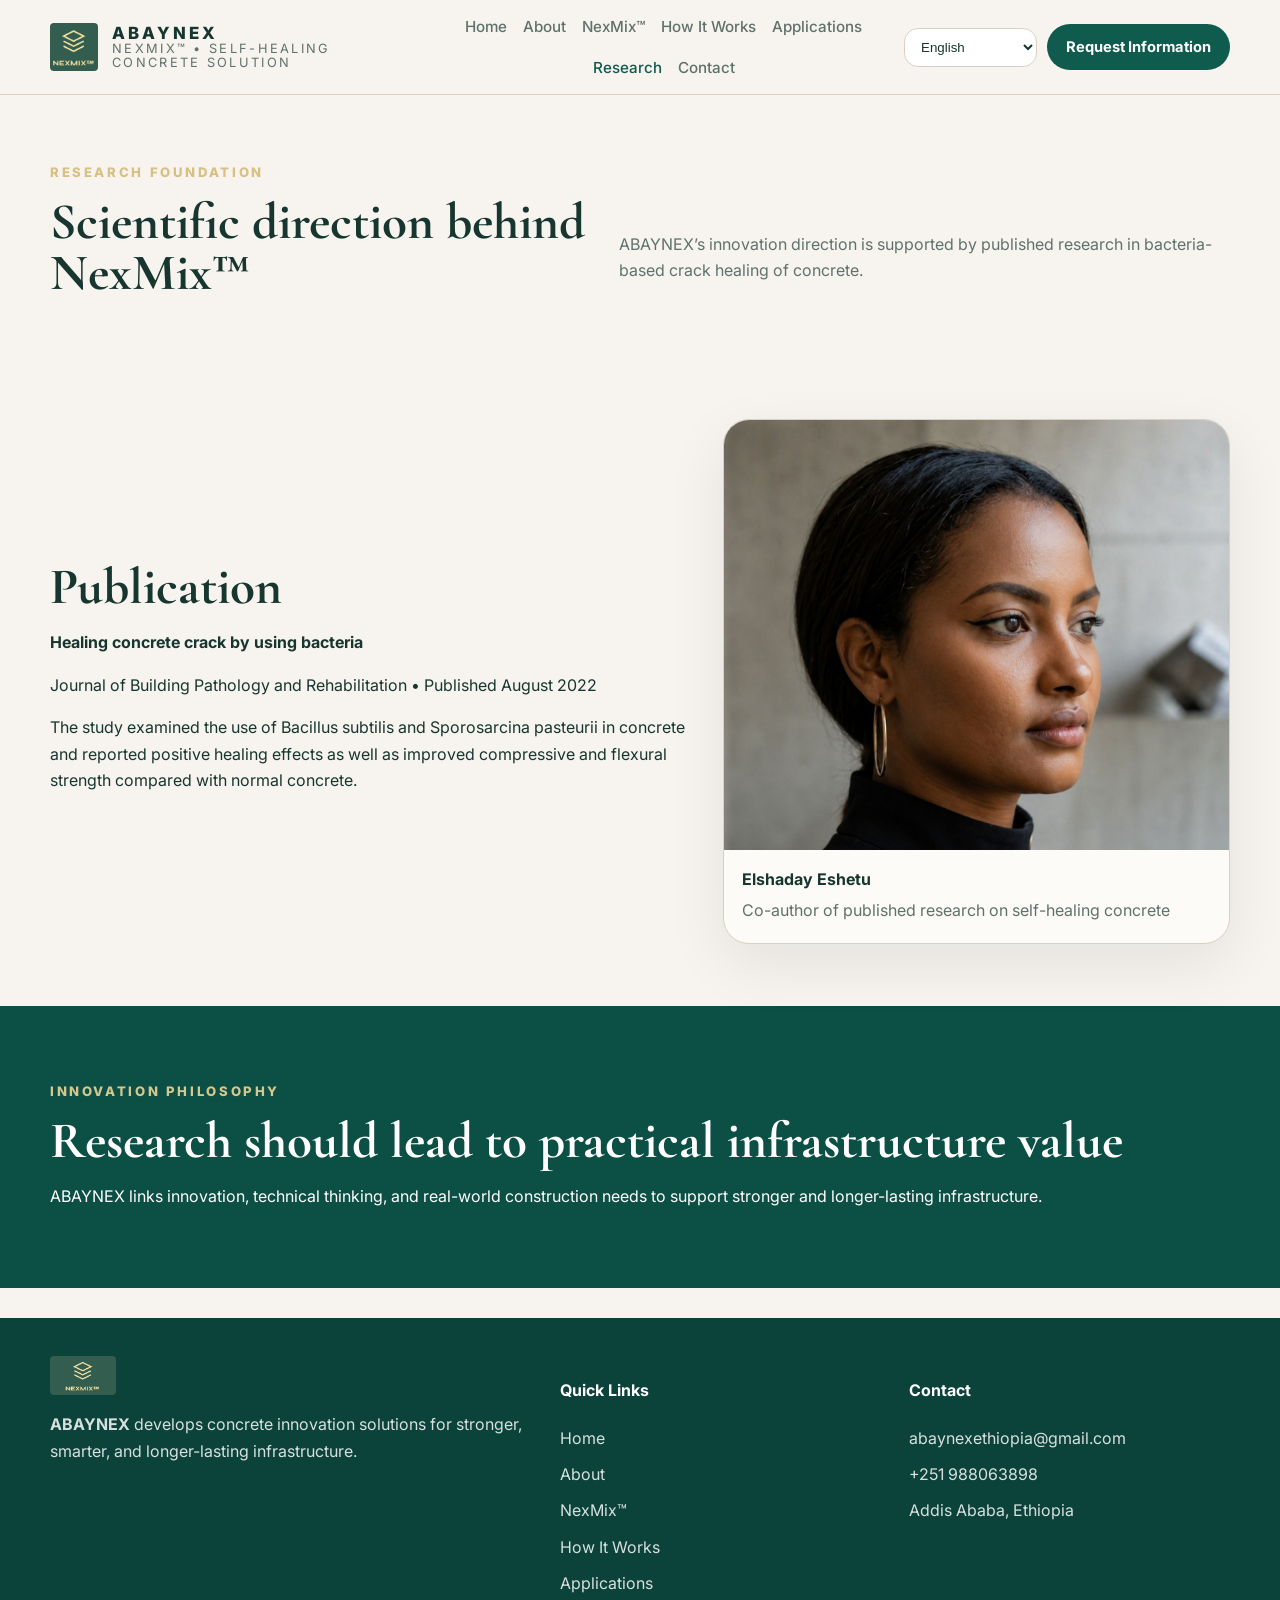
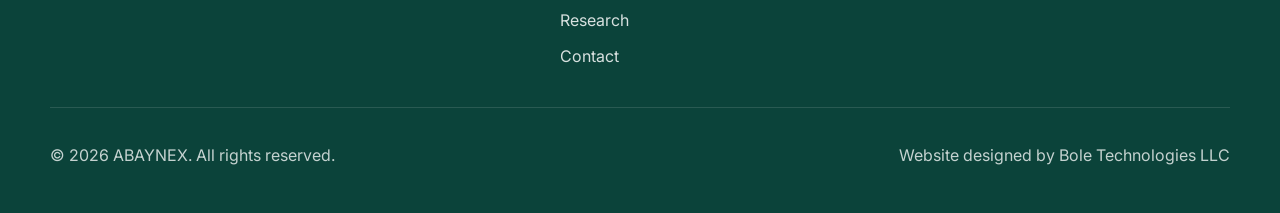
<file: research.html>
<!DOCTYPE html>
<html lang="en" dir="ltr">
<head>
  <meta charset="UTF-8" />
  <meta name="viewport" content="width=device-width, initial-scale=1.0" />
  <title>Research & Innovation | ABAYNEX</title>
  <meta name="description" content="ABAYNEX develops NexMix™, a self-healing concrete solution for lasting infrastructure." />
  <link rel="preconnect" href="https://fonts.googleapis.com">
  <link rel="preconnect" href="https://fonts.gstatic.com" crossorigin>
  <link href="https://fonts.googleapis.com/css2?family=Inter:wght@400;500;600;700;800&family=Cormorant+Garamond:wght@500;600;700&family=Noto+Sans+Arabic:wght@400;500;700&display=swap" rel="stylesheet">
  <link rel="stylesheet" href="style.css" />
</head>
<body data-page="research">
<header class="site-header">
  <div class="container nav-wrap">
    <a class="brand" href="index.html" aria-label="ABAYNEX home">
      <img src="assets/logo.png" alt="ABAYNEX NexMix logo" />
      <span class="brand-copy">
        <span class="brand-name">ABAYNEX</span>
        <span class="brand-tag" data-i18n="brand_tag">NexMix™ • Self-Healing Concrete Solution</span>
      </span>
    </a>
    <nav class="site-nav" id="site-nav">
      <a href="index.html" data-nav="home" data-i18n="nav_home">Home</a>
      <a href="about.html" data-nav="about" data-i18n="nav_about">About</a>
      <a href="product.html" data-nav="product" data-i18n="nav_product">NexMix™</a>
      <a href="how-it-works.html" data-nav="how" data-i18n="nav_how">How It Works</a>
      <a href="applications.html" data-nav="applications" data-i18n="nav_applications">Applications</a>
      <a href="research.html" data-nav="research" data-i18n="nav_research">Research</a>
      <a href="contact.html" data-nav="contact" data-i18n="nav_contact">Contact</a>
    </nav>
    <div class="header-actions">
      <select id="lang-switcher" aria-label="Language">
        <option value="en">English</option>
        <option value="am">አማርኛ</option>
        <option value="om">Afaan Oromoo</option>
        <option value="aa">Afar</option>
        <option value="ar">العربية</option>
        <option value="ti">ትግርኛ</option>
        <option value="so">Soomaali</option>
        <option value="nus">Nuer</option>
      </select>
      <a class="btn btn-primary btn-small" href="contact.html" data-i18n="cta_request">Request Information</a>
      <button class="menu-toggle" aria-label="Open navigation" aria-expanded="false" aria-controls="site-nav">☰</button>
    </div>
  </div>
</header>

<main>
<section class="page-hero"><div class="container section-head reveal"><div><p class="eyebrow" data-i18n="research_eyebrow">Research & Innovation</p><h1 data-i18n="research_page_title">Scientific direction behind NexMix™</h1></div><p class="page-intro" data-i18n="research_page_intro">ABAYNEX’s innovation direction is supported by published research in bacteria-based crack healing of concrete.</p></div></section>
<section class="section"><div class="container leadership-grid reveal"><div><h2 data-i18n="research_pub_h">Publication</h2><p><strong data-i18n="research_pub_title">Healing concrete crack by using bacteria</strong></p><p data-i18n="research_pub_meta">Journal of Building Pathology and Rehabilitation • Published August 2022</p><p data-i18n="research_pub_p">The study examined the use of Bacillus subtilis and Sporosarcina pasteurii in concrete and reported positive healing effects as well as improved compressive and flexural strength compared with normal concrete.</p></div><div class="portrait-card"><img src="assets/elshaday-portrait.png" alt="Elshaday Eshetu" /><div class="portrait-meta"><strong data-i18n="about_leader_name">Elshaday Eshetu</strong><span data-i18n="research_coauthor">Co-author of published research on self-healing concrete</span></div></div></div></section>
<section class="section section-dark"><div class="container cta-grid reveal"><div><p class="eyebrow light" data-i18n="research_commit_label">Innovation philosophy</p><h2 data-i18n="research_commit_h">Research should lead to practical infrastructure value</h2><p data-i18n="research_commit_p">ABAYNEX links innovation, technical thinking, and real-world construction needs to support stronger and longer-lasting infrastructure.</p></div></div></section>
</main>
<footer class="footer">
  <div class="container footer-top">
    <div>
      <img class="footer-logo" src="assets/logo.png" alt="ABAYNEX NexMix logo" />
      <p class="footer-copy" data-i18n="footer_copy"><strong>ABAYNEX</strong> develops concrete innovation solutions for stronger, smarter, and longer-lasting infrastructure.</p>
    </div>
    <div>
      <h4 data-i18n="footer_quick">Quick Links</h4>
      <ul class="footer-links">
        <li><a href="index.html" data-i18n="nav_home">Home</a></li>
        <li><a href="about.html" data-i18n="nav_about">About</a></li>
        <li><a href="product.html" data-i18n="nav_product">NexMix™</a></li>
        <li><a href="how-it-works.html" data-i18n="nav_how">How It Works</a></li>
        <li><a href="applications.html" data-i18n="nav_applications">Applications</a></li>
        <li><a href="research.html" data-i18n="nav_research">Research</a></li>
        <li><a href="contact.html" data-i18n="nav_contact">Contact</a></li>
      </ul>
    </div>
    <div>
      <h4 data-i18n="footer_contact">Contact</h4>
      <ul class="footer-links">
        <li><a href="mailto:abaynexethiopia@gmail.com">abaynexethiopia@gmail.com</a></li>
        <li><a href="tel:+251988063898">+251 988063898</a></li>
        <li data-i18n="contact_location">Addis Ababa, Ethiopia</li>
      </ul>
    </div>
  </div>
  <div class="container footer-bottom">
    <p data-i18n="footer_rights">© 2026 ABAYNEX. All rights reserved.</p>
    <p><a href="https://abelmengstu.com/" target="_blank" rel="noreferrer" data-i18n="footer_designed">Website designed by Bole Technologies LLC</a></p>
  </div>
</footer>
<script src="script.js"></script>
</body></html>
</file>
<file: style.css>
:root {
  --bg: #f7f3ef;
  --paper: #fdfbf8;
  --soft: #eee6da;
  --text: #17362f;
  --muted: #5f726c;
  --green: #0f5b4d;
  --green-2: #1c6d5f;
  --gold: #d7c082;
  --line: #d8d0c4;
  --shadow: 0 20px 60px rgba(15, 42, 34, 0.08);
  --radius: 26px;
}
* { box-sizing: border-box; }
html { scroll-behavior: smooth; }
body {
  margin: 0;
  font-family: Inter, "Noto Sans Arabic", system-ui, sans-serif;
  background: var(--bg);
  color: var(--text);
  line-height: 1.65;
}
a { color: inherit; text-decoration: none; }
img { max-width: 100%; display: block; }
.container { width: min(1180px, calc(100% - 40px)); margin: 0 auto; }
.site-header {
  position: sticky; top: 0; z-index: 20;
  background: rgba(247,243,239,.94); backdrop-filter: blur(12px);
  border-bottom: 1px solid var(--line);
}
.nav-wrap { display: flex; align-items: center; justify-content: space-between; gap: 18px; padding: 14px 0; }
.brand { display: flex; align-items: center; gap: 14px; min-width: 0; }
.brand img { width: 48px; height: 48px; object-fit: cover; border-radius: 4px; }
.brand-copy { display: flex; flex-direction: column; line-height: 1.05; }
.brand-name { font-weight: 800; letter-spacing: .18em; font-size: 1.05rem; }
.brand-tag { font-size: .8rem; color: var(--muted); letter-spacing: .18em; text-transform: uppercase; }
.site-nav { display: flex; align-items: center; gap: 24px; }
.site-nav a { color: var(--muted); font-weight: 500; }
.site-nav a:hover, .site-nav a.active { color: var(--green); }
.header-actions { display: flex; align-items: center; gap: 10px; }
#lang-switcher { border: 1px solid var(--line); background: white; border-radius: 14px; padding: 10px 12px; color: var(--text); }
.btn { display: inline-flex; align-items: center; justify-content: center; border-radius: 999px; padding: 14px 24px; font-weight: 700; border: 1px solid transparent; transition: .2s ease; cursor: pointer; }
.btn-small { padding: 10px 18px; font-size: .92rem; }
.btn-primary { background: var(--green); color: white; }
.btn-primary:hover { background: #0b493d; }
.btn-secondary { background: transparent; border-color: var(--green); color: var(--green); }
.btn-gold { background: var(--gold); color: #163128; }
.btn-outline-light { border-color: rgba(255,255,255,.45); color: white; }
.menu-toggle { display: none; border: 1px solid var(--line); background: white; border-radius: 12px; padding: 10px 12px; }
.hero, .page-hero { padding: 54px 0 34px; }
.hero-grid, .section-grid.split, .leadership-grid, .contact-grid { display: grid; grid-template-columns: 1.12fr .88fr; gap: 28px; align-items: center; }
.hero-copy, .hero-media img, .image-card, .portrait-card, .contact-card, .contact-form, .info-card, .icon-card, .trust-card, .timeline-step { border-radius: var(--radius); }
.hero-copy { background: linear-gradient(135deg, #10584c 0%, #2b7967 55%, #5c8f89 100%); color: white; padding: 42px; box-shadow: var(--shadow); }
.hero-copy h1 { margin: 8px 0 0; font: 700 clamp(3rem, 7vw, 5.3rem)/.92 "Cormorant Garamond", serif; }
.hero-subtitle { margin: 8px 0 18px; font-size: clamp(1.6rem, 3vw, 2.4rem); line-height: 1.1; font-weight: 800; max-width: 12ch; }
.lead { font-size: 1.08rem; color: rgba(255,255,255,.94); max-width: 38rem; }
.eyebrow, .mini-label { text-transform: uppercase; letter-spacing: .2em; font-size: .82rem; font-weight: 800; color: var(--gold); }
.eyebrow.light { color: #d5c78f; }
.hero-actions, .cta-actions { display: flex; flex-wrap: wrap; gap: 14px; margin: 24px 0; }
.feature-row { display: grid; grid-template-columns: repeat(3,1fr); gap: 14px; padding-top: 18px; border-top: 1px solid rgba(255,255,255,.22); }
.feature-tag { font-size: .95rem; font-weight: 700; }
.hero-media img, .image-card img { width: 100%; height: 100%; object-fit: cover; box-shadow: var(--shadow); border-radius: var(--radius); min-height: 540px; }
.trust-strip { padding: 10px 0 18px; }
.trust-grid, .card-grid.four-up, .icon-grid.four-up { display: grid; grid-template-columns: repeat(4,1fr); gap: 16px; }
.card-grid.three-up { display: grid; grid-template-columns: repeat(3,1fr); gap: 18px; }
.card-grid.two-up { display: grid; grid-template-columns: repeat(2,1fr); gap: 18px; }
.trust-card, .info-card, .icon-card { background: var(--paper); border: 1px solid var(--line); padding: 24px; box-shadow: var(--shadow); }
.icon-card .icon { font-size: 1.4rem; color: var(--green); display: inline-flex; margin-bottom: 10px; }
.section { padding: 62px 0; }
.section-soft { background: #f2ece3; border-top: 1px solid var(--line); border-bottom: 1px solid var(--line); }
.section-dark { background: #0c4f44; color: white; }
.section-head { display: flex; justify-content: space-between; gap: 24px; align-items: end; margin-bottom: 24px; }
.section-head h1, .section-head h2, .contact-card h2, .section-grid h2, .leadership-grid h2, .cta-grid h2 { font: 700 clamp(2.2rem, 4vw, 3.6rem)/1 "Cormorant Garamond", serif; margin: 8px 0 0; }
.page-intro { max-width: 43rem; color: var(--muted); }
.text-link { font-weight: 700; color: var(--green); }
.portrait-card { background: var(--paper); border: 1px solid var(--line); overflow: hidden; box-shadow: var(--shadow); }
.portrait-card img { width: 100%; height: 430px; object-fit: cover; object-position: center top; }
.portrait-meta { padding: 16px 18px 20px; display: flex; flex-direction: column; gap: 4px; }
.portrait-meta span { color: var(--muted); }
.timeline { display: grid; gap: 16px; }
.timeline-step { display: grid; grid-template-columns: 70px 1fr; gap: 18px; align-items: start; background: var(--paper); border: 1px solid var(--line); padding: 22px; box-shadow: var(--shadow); }
.timeline-step span { width: 48px; height: 48px; display: inline-grid; place-items: center; border-radius: 50%; background: var(--green); color: white; font-weight: 800; }
.contact-card, .contact-form { background: var(--paper); border: 1px solid var(--line); padding: 28px; box-shadow: var(--shadow); }
.contact-list { display: grid; grid-template-columns: repeat(2,1fr); gap: 10px; margin-top: 18px; color: var(--muted); }
.contact-form { display: grid; gap: 14px; }
.contact-form input, .contact-form textarea {
  width: 100%; border: 1px solid var(--line); background: white; border-radius: 16px; padding: 14px 16px; font: inherit; color: var(--text);
}
.footer { background: #0b433a; color: white; margin-top: 30px; }
.footer-top { display: grid; grid-template-columns: 1.2fr .8fr .8fr; gap: 28px; padding: 38px 0; }
.footer-logo { width: 66px; border-radius: 4px; margin-bottom: 12px; }
.footer-copy, .footer-links li { color: rgba(255,255,255,.84); }
.footer-links { list-style: none; padding: 0; margin: 0; display: grid; gap: 10px; }
.footer-bottom { padding: 18px 0 28px; border-top: 1px solid rgba(255,255,255,.12); display: flex; justify-content: space-between; gap: 18px; color: rgba(255,255,255,.76); }
.footer-bottom a { color: inherit; }
.reveal { opacity: 1; transform: none; }
@media (max-width: 980px) {
  .site-nav { position: fixed; inset: 74px 20px auto 20px; background: white; border: 1px solid var(--line); box-shadow: var(--shadow); padding: 16px; border-radius: 20px; display: none; flex-direction: column; align-items: flex-start; }
  .site-nav.open { display: flex; }
  .menu-toggle { display: inline-flex; }
  .header-actions .btn-small { display: none; }
  .hero-grid, .section-grid.split, .leadership-grid, .contact-grid, .footer-top { grid-template-columns: 1fr; }
  .trust-grid, .card-grid.four-up, .icon-grid.four-up, .card-grid.three-up, .card-grid.two-up { grid-template-columns: 1fr 1fr; }
  .section-head { flex-direction: column; align-items: start; }
}
@media (max-width: 680px) {
  .brand-tag { display: none; }
  .hero-copy { padding: 28px; }
  .hero-media img, .image-card img { min-height: 300px; }
  .feature-row, .contact-list, .trust-grid, .card-grid.four-up, .icon-grid.four-up, .card-grid.three-up, .card-grid.two-up { grid-template-columns: 1fr; }
  .footer-bottom { flex-direction: column; }
  .container { width: min(100% - 24px, 1180px); }
}
html[dir="rtl"] body { font-family: "Noto Sans Arabic", Inter, sans-serif; }
html[dir="rtl"] .nav-wrap, html[dir="rtl"] .hero-grid, html[dir="rtl"] .section-grid.split, html[dir="rtl"] .leadership-grid, html[dir="rtl"] .contact-grid, html[dir="rtl"] .footer-top, html[dir="rtl"] .footer-bottom, html[dir="rtl"] .section-head { direction: rtl; }
html[dir="rtl"] .site-nav { flex-direction: row-reverse; }
html[dir="rtl"] .brand { flex-direction: row-reverse; }

.site-nav { gap: 16px; flex-wrap: wrap; justify-content: center; }
.site-nav a { font-size: .95rem; }
.header-actions { flex-shrink: 0; }
#lang-switcher { min-width: 116px; }
.hero-media img, .image-card img { object-position: center center; }
html[dir="rtl"] .hero-copy, html[dir="rtl"] .section-head, html[dir="rtl"] .page-intro, html[dir="rtl"] .footer-top, html[dir="rtl"] .footer-bottom, html[dir="rtl"] .trust-card, html[dir="rtl"] .info-card, html[dir="rtl"] .timeline-step, html[dir="rtl"] .contact-card, html[dir="rtl"] .contact-form { text-align: right; }
html[dir="rtl"] .hero-actions, html[dir="rtl"] .cta-actions { justify-content: flex-start; }
html[dir="rtl"] .feature-row { text-align: right; }
@media (max-width: 1200px) { .site-nav { gap: 12px; } .site-nav a { font-size: .9rem; } }
</file>
